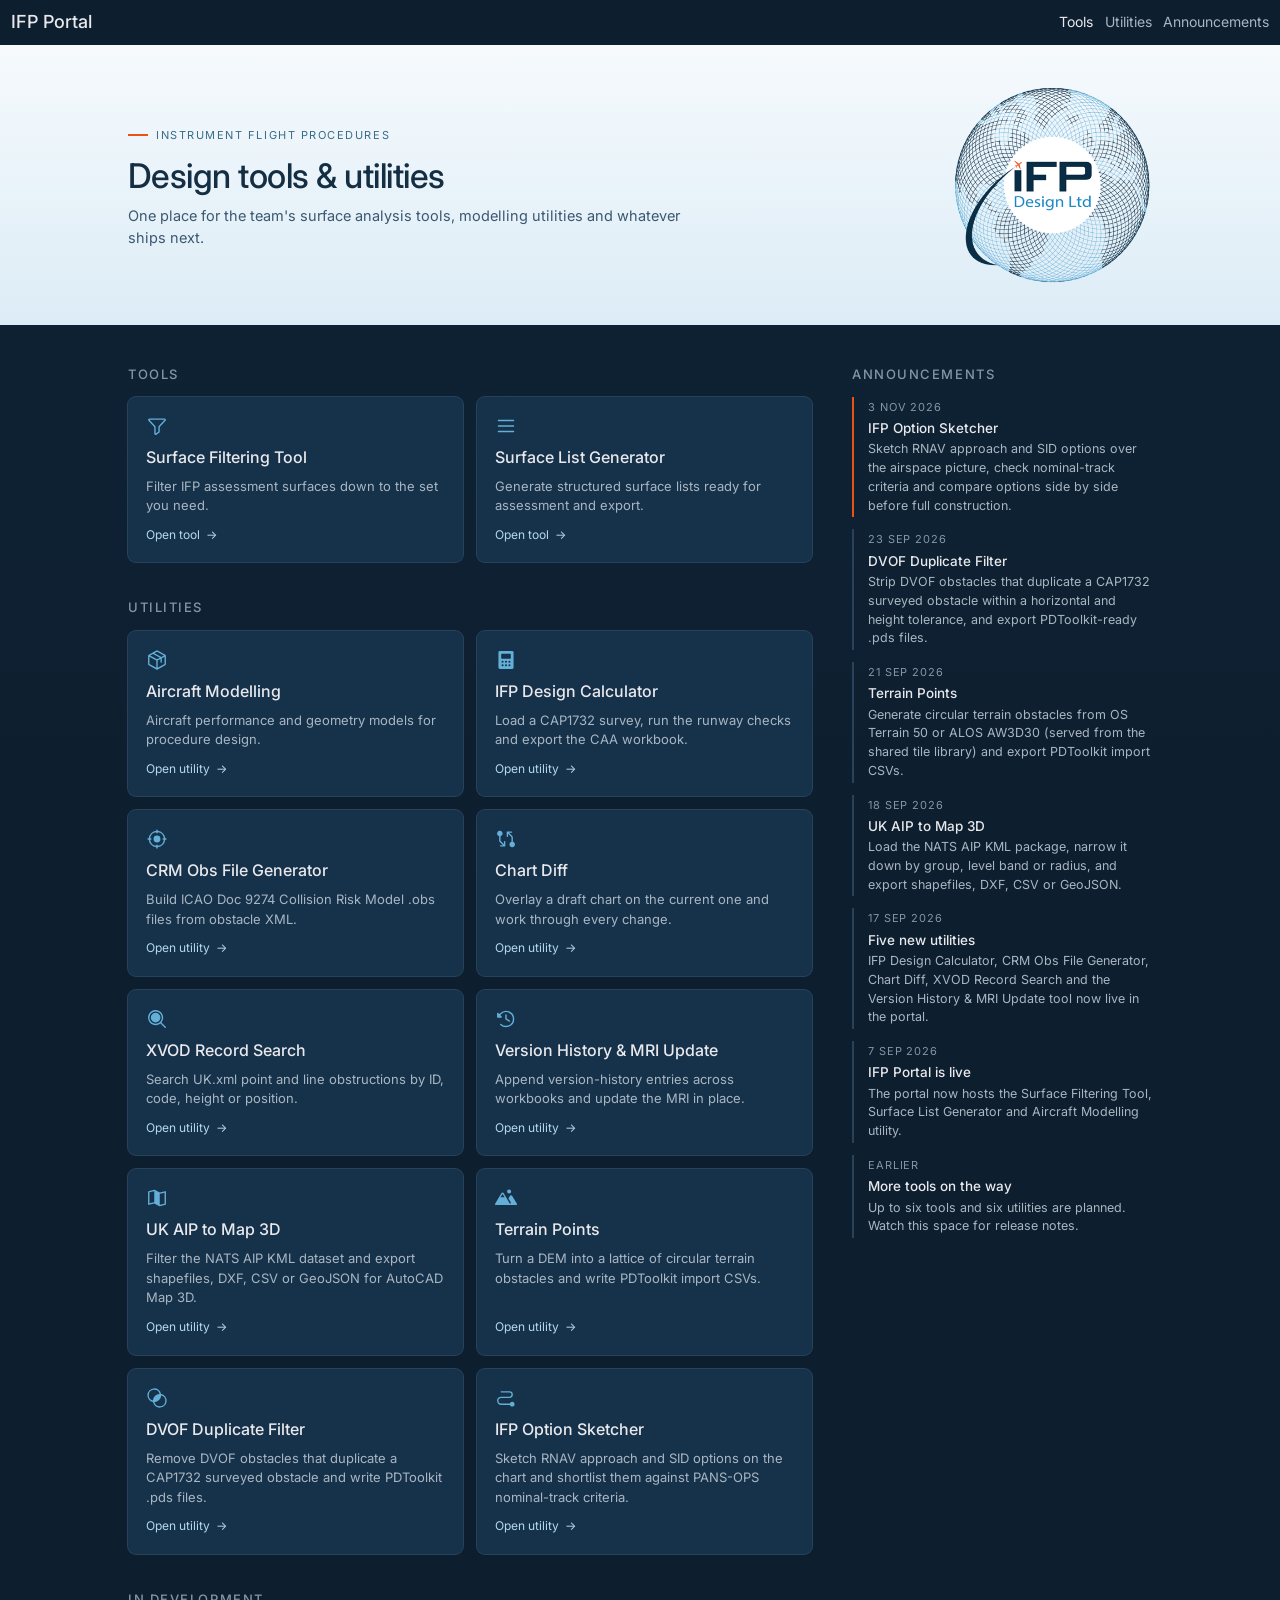
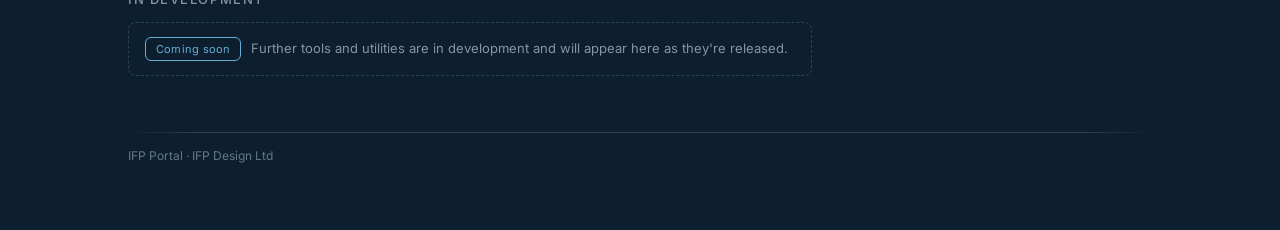
<file: index.html>
<!DOCTYPE html>
<html lang="en">
<head>
<meta charset="UTF-8">
<meta name="viewport" content="width=device-width, initial-scale=1.0">
<title>IFP Portal — IFP Design Ltd</title>
<meta name="description" content="One place for IFP Design Ltd's surface analysis tools and modelling utilities.">
<link rel="icon" href="assets/logo.png">
<link rel="stylesheet" href="styles.css">
<link rel="stylesheet" href="portal.css">
</head>
<body>

<nav class="nav" aria-label="Sections">
  <span class="nav-brand">IFP Portal</span>
  <a href="#tools" aria-current="page">Tools</a>
  <a href="#utilities">Utilities</a>
  <a href="#announcements">Announcements</a>
</nav>

<div class="hero">
  <header class="hero-inner">
    <div class="hero-copy">
      <div class="kicker">Instrument Flight Procedures</div>
      <h1>Design tools &amp; utilities</h1>
      <p>One place for the team's surface analysis tools, modelling utilities and whatever ships next.</p>
    </div>
    <img class="hero-logo" src="assets/logo.png" alt="IFP Design Ltd" width="200" height="200">
  </header>
</div>

<div class="content">
  <div class="layout">
    <main>
      <section id="tools" aria-labelledby="tools-title">
        <h2 class="section-title" id="tools-title">Tools</h2>
        <div class="card-grid">
          <!-- EDIT hrefs to point at each tool's live URL -->
          <a class="card" href="https://ifp-filtering-tool.up.railway.app">
            <svg viewBox="0 0 256 256" aria-hidden="true"><path d="M230.6,49.53A15.81,15.81,0,0,0,216,40H40A16,16,0,0,0,28.19,66.76l.08.09L96,139.17V216a16,16,0,0,0,24.87,13.32l32-21.34A16,16,0,0,0,160,194.66V139.17l67.74-72.32.08-.09A15.8,15.8,0,0,0,230.6,49.53ZM146.18,130.58A8,8,0,0,0,144,136v58.66L112,216V136a8,8,0,0,0-2.16-5.47L40,56H216Z"/></svg>
            <div class="card-name">Surface Filtering Tool</div>
            <p class="card-desc">Filter IFP assessment surfaces down to the set you need.</p>
            <div class="card-open">Open tool <span aria-hidden="true">&#8594;</span></div>
          </a>
          <a class="card" href="https://ifp-surface-list-generator.up.railway.app">
            <svg viewBox="0 0 256 256" aria-hidden="true"><path d="M224,128a8,8,0,0,1-8,8H40a8,8,0,0,1,0-16H216A8,8,0,0,1,224,128ZM40,72H216a8,8,0,0,0,0-16H40a8,8,0,0,0,0,16ZM216,184H40a8,8,0,0,0,0,16H216a8,8,0,0,0,0-16Z"/></svg>
            <div class="card-name">Surface List Generator</div>
            <p class="card-desc">Generate structured surface lists ready for assessment and export.</p>
            <div class="card-open">Open tool <span aria-hidden="true">&#8594;</span></div>
          </a>
        </div>
      </section>

      <section id="utilities" aria-labelledby="utilities-title">
        <h2 class="section-title" id="utilities-title">Utilities</h2>
        <div class="card-grid">
          <a class="card" href="https://trax-international-ltd.github.io/aircraft-tool/">
            <svg viewBox="0 0 256 256" aria-hidden="true"><path d="M223.68,66.15,135.68,18a15.88,15.88,0,0,0-15.36,0l-88,48.17a16,16,0,0,0-8.32,14v95.64a16,16,0,0,0,8.32,14l88,48.17a15.88,15.88,0,0,0,15.36,0l88-48.17a16,16,0,0,0,8.32-14V80.18A16,16,0,0,0,223.68,66.15ZM128,32l80.34,44-29.77,16.3-80.35-44ZM128,120,47.66,76l33.9-18.56,80.34,44ZM40,90l80,43.78v85.79L40,175.82Zm176,85.78h0l-80,43.79V133.82l32-17.51V152a8,8,0,0,0,16,0V107.55L216,90v85.77Z"/></svg>
            <div class="card-name">Aircraft Modelling</div>
            <p class="card-desc">Aircraft performance and geometry models for procedure design.</p>
            <div class="card-open">Open utility <span aria-hidden="true">&#8594;</span></div>
          </a>
          <a class="card" href="utilities/ifp-design-calculator.html">
            <svg viewBox="0 0 256 256" aria-hidden="true"><path d="M200,24H56A16,16,0,0,0,40,40V216a16,16,0,0,0,16,16H200a16,16,0,0,0,16-16V40A16,16,0,0,0,200,24ZM88,200a12,12,0,1,1,12-12A12,12,0,0,1,88,200Zm0-40a12,12,0,1,1,12-12A12,12,0,0,1,88,160Zm40,40a12,12,0,1,1,12-12A12,12,0,0,1,128,200Zm0-40a12,12,0,1,1,12-12A12,12,0,0,1,128,160Zm40,40a12,12,0,1,1,12-12A12,12,0,0,1,168,200Zm0-40a12,12,0,1,1,12-12A12,12,0,0,1,168,160Zm16-56a8,8,0,0,1-8,8H80a8,8,0,0,1-8-8V64a8,8,0,0,1,8-8h96a8,8,0,0,1,8,8Z"/></svg>
            <div class="card-name">IFP Design Calculator</div>
            <p class="card-desc">Load a CAP1732 survey, run the runway checks and export the CAA workbook.</p>
            <div class="card-open">Open utility <span aria-hidden="true">&#8594;</span></div>
          </a>
          <a class="card" href="utilities/crm-obs-generator.html">
            <svg viewBox="0 0 256 256" aria-hidden="true"><path d="M232,120h-8.34A96.14,96.14,0,0,0,136,32.34V24a8,8,0,0,0-16,0v8.34A96.14,96.14,0,0,0,32.34,120H24a8,8,0,0,0,0,16h8.34A96.14,96.14,0,0,0,120,223.66V232a8,8,0,0,0,16,0v-8.34A96.14,96.14,0,0,0,223.66,136H232a8,8,0,0,0,0-16Zm-32,16h7.6A80.15,80.15,0,0,1,136,207.6V200a8,8,0,0,0-16,0v7.6A80.15,80.15,0,0,1,48.4,136H56a8,8,0,0,0,0-16H48.4A80.15,80.15,0,0,1,120,48.4V56a8,8,0,0,0,16,0V48.4A80.15,80.15,0,0,1,207.6,120H200a8,8,0,0,0,0,16Zm-32-8a40,40,0,1,1-40-40A40,40,0,0,1,168,128Z"/></svg>
            <div class="card-name">CRM Obs File Generator</div>
            <p class="card-desc">Build ICAO Doc 9274 Collision Risk Model .obs files from obstacle XML.</p>
            <div class="card-open">Open utility <span aria-hidden="true">&#8594;</span></div>
          </a>
          <a class="card" href="utilities/chart-diff.html">
            <svg viewBox="0 0 256 256" aria-hidden="true"><path d="M118.18,213.08c-.11.14-.24.27-.36.4l-.16.18-.17.15a4.83,4.83,0,0,1-.42.37,3.92,3.92,0,0,1-.32.25l-.3.22-.38.23a2.91,2.91,0,0,1-.3.17l-.37.19-.34.15-.36.13a2.84,2.84,0,0,1-.38.13l-.36.1c-.14,0-.26.07-.4.09l-.42.07-.35.05a7,7,0,0,1-.79,0H64a8,8,0,0,1,0-16H92.69L55,162.34a23.85,23.85,0,0,1-7-17V95a32,32,0,1,1,16,0v50.38A8,8,0,0,0,66.34,151L104,188.69V160a8,8,0,0,1,16,0v48a7,7,0,0,1,0,.8c0,.11,0,.21,0,.32s0,.3-.07.46a2.83,2.83,0,0,1-.09.37c0,.13-.06.26-.1.39s-.08.23-.12.35l-.14.39-.15.31c-.06.13-.12.27-.19.4s-.11.18-.16.28l-.24.39-.21.28ZM208,161V110.63a23.85,23.85,0,0,0-7-17L163.31,56H192a8,8,0,0,0,0-16H143.82l-.6,0c-.14,0-.28,0-.41.06l-.37,0-.43.11-.33.08-.4.14-.34.13-.35.16-.36.18a3.14,3.14,0,0,0-.31.18c-.12.07-.25.14-.36.22a3.55,3.55,0,0,0-.31.23,3.81,3.81,0,0,0-.32.24c-.15.12-.28.24-.42.37l-.17.15-.16.18c-.12.13-.25.26-.36.4l-.26.35-.21.28-.24.39c-.05.1-.11.19-.16.28s-.13.27-.19.4l-.15.31-.14.39c0,.12-.09.23-.12.35s-.07.26-.1.39a2.83,2.83,0,0,0-.09.37c0,.16,0,.31-.07.46s0,.21-.05.32a7,7,0,0,0,0,.8V96a8,8,0,0,0,16,0V67.31L189.66,105a8,8,0,0,1,2.34,5.66V161a32,32,0,1,0,16,0Z"/></svg>
            <div class="card-name">Chart Diff</div>
            <p class="card-desc">Overlay a draft chart on the current one and work through every change.</p>
            <div class="card-open">Open utility <span aria-hidden="true">&#8594;</span></div>
          </a>
          <a class="card" href="utilities/xvod-search.html">
            <svg viewBox="0 0 256 256" aria-hidden="true"><path d="M168,112a56,56,0,1,1-56-56A56,56,0,0,1,168,112Zm61.66,117.66a8,8,0,0,1-11.32,0l-50.06-50.07a88,88,0,1,1,11.32-11.31l50.06,50.06A8,8,0,0,1,229.66,229.66ZM112,184a72,72,0,1,0-72-72A72.08,72.08,0,0,0,112,184Z"/></svg>
            <div class="card-name">XVOD Record Search</div>
            <p class="card-desc">Search UK.xml point and line obstructions by ID, code, height or position.</p>
            <div class="card-open">Open utility <span aria-hidden="true">&#8594;</span></div>
          </a>
          <a class="card" href="utilities/version-update.html">
            <svg viewBox="0 0 256 256" aria-hidden="true"><path d="M224,128A96,96,0,0,1,62.11,197.82a8,8,0,1,1,11-11.64A80,80,0,1,0,71.43,71.43C67.9,75,64.58,78.51,61.35,82L77.66,98.34A8,8,0,0,1,72,112H32a8,8,0,0,1-8-8V64a8,8,0,0,1,13.66-5.66L50,70.7c3.22-3.49,6.54-7,10.06-10.55A96,96,0,0,1,224,128ZM128,72a8,8,0,0,0-8,8v48a8,8,0,0,0,3.88,6.86l40,24a8,8,0,1,0,8.24-13.72L136,123.47V80A8,8,0,0,0,128,72Z"/></svg>
            <div class="card-name">Version History &amp; MRI Update</div>
            <p class="card-desc">Append version-history entries across workbooks and update the MRI in place.</p>
            <div class="card-open">Open utility <span aria-hidden="true">&#8594;</span></div>
          </a>
          <a class="card" href="utilities/uk-aip-to-map3d.html">
            <svg viewBox="0 0 256 256" aria-hidden="true"><path d="M228.92,49.69a8,8,0,0,0-6.86-1.45L160.93,63.52,99.58,32.84a8,8,0,0,0-5.52-.6l-64,16A8,8,0,0,0,24,56V200a8,8,0,0,0,9.94,7.76l61.13-15.28,61.35,30.68A8.15,8.15,0,0,0,160,224a8,8,0,0,0,1.94-.24l64-16A8,8,0,0,0,232,200V56A8,8,0,0,0,228.92,49.69ZM96,176a8,8,0,0,0-1.94.24L40,189.75V62.25L95.07,48.48l.93.46Zm120,17.75-55.07,13.77-.93-.46V80a8,8,0,0,0,1.94-.23L216,66.25Z"/></svg>
            <div class="card-name">UK AIP to Map 3D</div>
            <p class="card-desc">Filter the NATS AIP KML dataset and export shapefiles, DXF, CSV or GeoJSON for AutoCAD Map 3D.</p>
            <div class="card-open">Open utility <span aria-hidden="true">&#8594;</span></div>
          </a>
          <!-- EDIT href to the terrain-points service's Railway domain -->
          <a class="card" href="https://terrain-points.up.railway.app">
            <svg viewBox="0 0 256 256" aria-hidden="true"><path d="M254.88,195.92l-54.56-92.08A15.87,15.87,0,0,0,186.55,96h0a15.85,15.85,0,0,0-13.76,7.84l-15.64,26.39a4,4,0,0,0,0,4.07l26.8,45.47a8.13,8.13,0,0,1-1.89,10.55,8,8,0,0,1-11.8-2.26L101.79,71.88a16,16,0,0,0-27.58,0L1.11,195.94a8,8,0,0,0,1,9.52A8.23,8.23,0,0,0,8.23,208H247.77a8.29,8.29,0,0,0,6.09-2.55A8,8,0,0,0,254.88,195.92ZM64.43,120,88,80l23.57,40ZM140,52a24,24,0,1,1,24,24A24,24,0,0,1,140,52Z"/></svg>
            <div class="card-name">Terrain Points</div>
            <p class="card-desc">Turn a DEM into a lattice of circular terrain obstacles and write PDToolkit import CSVs.</p>
            <div class="card-open">Open utility <span aria-hidden="true">&#8594;</span></div>
          </a>
          <a class="card" href="utilities/dvof-duplicate-filter.html">
            <svg viewBox="0 0 256 256" aria-hidden="true"><path d="M174.63,81.37a80,80,0,1,0-93.26,93.26,80,80,0,1,0,93.26-93.26ZM32,96a64,64,0,0,1,126-16A80.08,80.08,0,0,0,80.05,158,64.11,64.11,0,0,1,32,96ZM160,224A64.11,64.11,0,0,1,98,176,80.08,80.08,0,0,0,176,98,64,64,0,0,1,160,224Z"/></svg>
            <div class="card-name">DVOF Duplicate Filter</div>
            <p class="card-desc">Remove DVOF obstacles that duplicate a CAP1732 surveyed obstacle and write PDToolkit .pds files.</p>
            <div class="card-open">Open utility <span aria-hidden="true">&#8594;</span></div>
          </a>
          <a class="card" href="utilities/ifp-option-sketcher.html">
            <svg viewBox="0 0 256 256" aria-hidden="true"><path d="M228,200a28,28,0,0,1-54.83,8H72a48,48,0,0,1,0-96h96a24,24,0,0,0,0-48H72a8,8,0,0,1,0-16h96a40,40,0,0,1,0,80H72a32,32,0,0,0,0,64H173.17A28,28,0,0,1,228,200Z"/></svg>
            <div class="card-name">IFP Option Sketcher</div>
            <p class="card-desc">Sketch RNAV approach and SID options on the chart and shortlist them against PANS-OPS nominal-track criteria.</p>
            <div class="card-open">Open utility <span aria-hidden="true">&#8594;</span></div>
          </a>
        </div>
      </section>

      <section id="in-development" aria-labelledby="dev-title">
        <h2 class="section-title" id="dev-title">In development</h2>
        <div class="dev-row">
          <span class="tag tag-outline">Coming soon</span>
          <span>Further tools and utilities are in development and will appear here as they're released.</span>
        </div>
      </section>
    </main>

    <aside id="announcements" class="announcements" aria-labelledby="announcements-title">
      <h2 class="section-title" id="announcements-title">Announcements</h2>
      <div class="announcement-list"></div>
    </aside>
  </div>

  <footer class="site-footer">
    <div class="rule"></div>
    <div class="credit">IFP Portal &middot; IFP Design Ltd</div>
  </footer>
</div>

<script src="portal.js"></script>
</body>
</html>
</file>
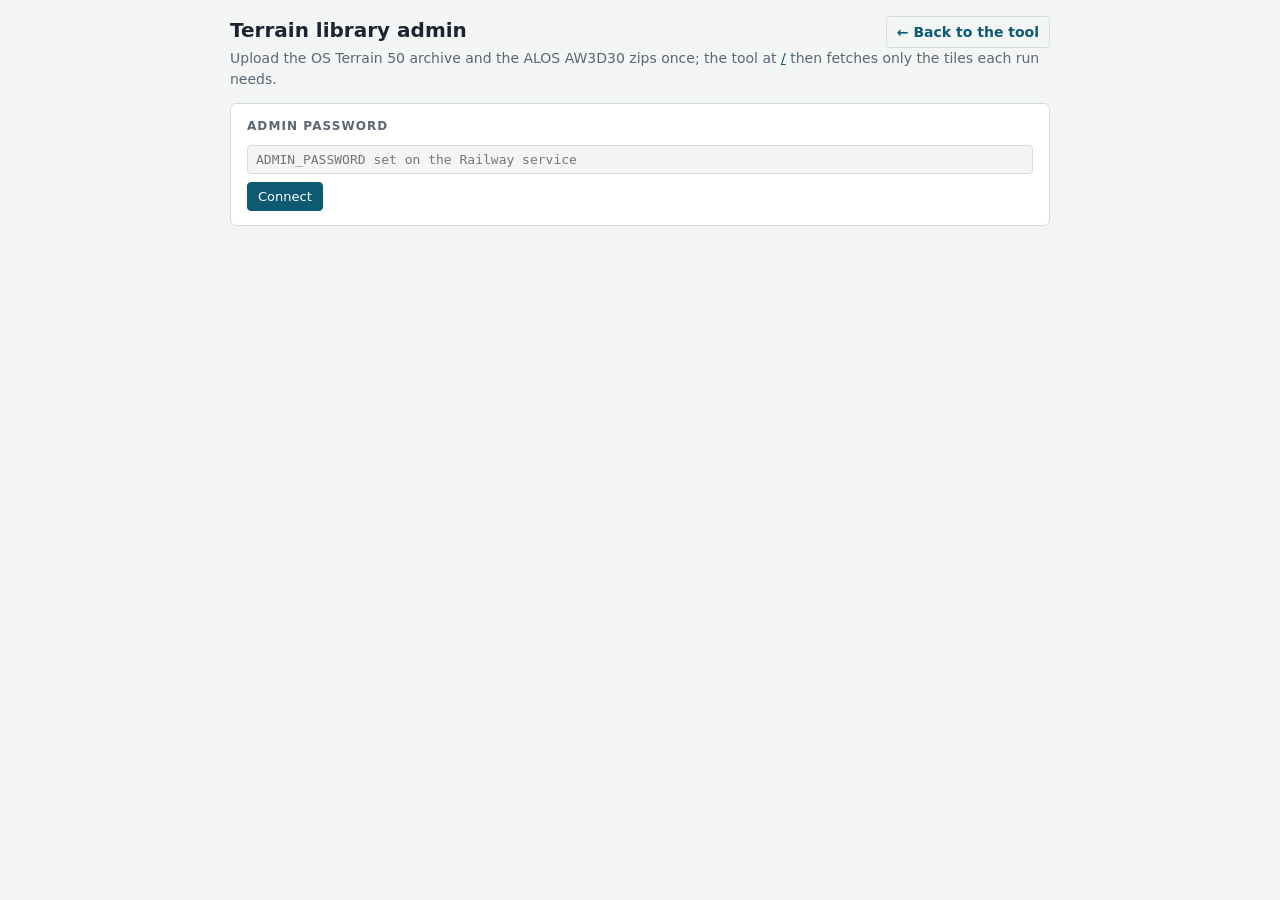
<file: utilities/admin.html>
<!doctype html>
<html lang="en">
<head>
<meta charset="utf-8">
<meta name="viewport" content="width=device-width,initial-scale=1">
<title>Terrain Points – Library admin</title>
<style>
:root{--ground:#F4F6F5;--panel:#fff;--ink:#1B2430;--muted:#5B6773;--line:#D5DCE1;--accent:#0E5A73;--bad:#B23A2F;--ok:#2C7A3F}
@media (prefers-color-scheme:dark){:root{--ground:#12181D;--panel:#1A2128;--ink:#E4EAEE;--muted:#93A1AC;--line:#2C363F;--accent:#5FB3CC;--bad:#E5776C;--ok:#6CC282}}
body{margin:0;background:var(--ground);color:var(--ink);font:14px/1.45 system-ui,sans-serif;padding:16px;max-width:820px;margin-inline:auto}
h1{font-size:20px;margin:0 0 4px}h2{font-size:12px;letter-spacing:.09em;text-transform:uppercase;color:var(--muted);margin:0 0 10px}
p{color:var(--muted);margin:0 0 14px}a{color:var(--accent)}
section{background:var(--panel);border:1px solid var(--line);border-radius:6px;padding:14px 16px;margin-bottom:14px}
input[type=password],input[type=file]{font:13px ui-monospace,monospace;color:var(--ink);background:var(--ground);border:1px solid var(--line);border-radius:4px;padding:6px 8px;width:100%;box-sizing:border-box}
button{font:500 13px system-ui;border:1px solid var(--line);background:var(--panel);color:var(--ink);border-radius:4px;padding:6px 10px;cursor:pointer}
button.primary{background:var(--accent);color:#fff;border-color:var(--accent)}button:disabled{opacity:.5}
.row{display:flex;gap:8px;align-items:center;flex-wrap:wrap;margin-top:8px}
.bar{height:6px;background:var(--line);border-radius:3px;overflow:hidden;flex:1 1 120px}.bar i{display:block;height:100%;width:0;background:var(--accent)}
pre{font:12px ui-monospace,monospace;background:var(--ground);border:1px solid var(--line);border-radius:4px;padding:8px;max-height:280px;overflow:auto;white-space:pre-wrap;margin:8px 0 0}
table{border-collapse:collapse;width:100%;font:12px ui-monospace,monospace}td,th{text-align:left;padding:4px 6px;border-bottom:1px solid var(--line)}
.stat{display:inline-block;margin-right:18px}.stat b{font-size:18px;display:block}
.err{color:var(--bad)}.ok{color:var(--ok)}
</style>
</head>
<body>
<div style="display:flex;align-items:baseline;gap:14px;flex-wrap:wrap"><h1 style="margin:0">Terrain library admin</h1><a href="/" style="margin-left:auto;font-weight:600;text-decoration:none;border:1px solid var(--line);border-radius:4px;padding:5px 10px">← Back to the tool</a></div>
<p>Upload the OS Terrain 50 archive and the ALOS AW3D30 zips once; the tool at <a href="/">/</a> then fetches only the tiles each run needs.</p>

<section>
  <h2>Admin password</h2>
  <input type="password" id="pw" placeholder="ADMIN_PASSWORD set on the Railway service" autocomplete="current-password">
  <div class="row"><button class="primary" id="connect">Connect</button><span id="connMsg"></span></div>
</section>

<section id="lib" hidden>
  <h2>Library</h2>
  <span class="stat"><b id="nOs">0</b>OS Terrain 50 tiles</span><span class="stat"><b id="nAlos">0</b>ALOS tiles</span><span class="stat"><b id="free">–</b>free on volume</span>
  <div class="row"><button id="reindex">Rebuild index</button><span id="updated"></span></div>
</section>

<section id="up" hidden>
  <h2>Upload archives</h2>
  <p>Accepted: <code>terr50_gagg_gb.zip</code> (OS Terrain 50 ASCII grid), ALOS AW3D30 zips (any packaging that contains <code>*_DSM.tif</code>), loose <code>.tif</code> / <code>.asc</code> tiles. Files are sent in 32 MB chunks so large archives survive proxy limits; keep this tab open until each one finishes.</p>
  <input type="file" id="files" multiple>
  <div class="row"><button class="primary" id="send">Upload</button><div class="bar"><i id="bar"></i></div><span id="upMsg"></span></div>
</section>

<section id="inc" hidden>
  <h2>Uploaded, waiting to be ingested</h2>
  <table><thead><tr><th>File</th><th>Size</th><th></th></tr></thead><tbody id="incoming"></tbody></table>
  <div class="row"><button class="primary" id="ingest">Ingest all</button><span id="ingMsg"></span></div>
  <pre id="log" hidden></pre>
</section>

<script>
const $ = id => document.getElementById(id);
let pw = sessionStorage.getItem('tp-admin') || ''; $('pw').value = pw;
const api = (method, url, body, raw) => fetch(url, { method, headers: Object.assign({ 'x-admin-password': pw }, raw ? {} : (body ? { 'content-type': 'application/json' } : {})), body: raw ? body : (body ? JSON.stringify(body) : undefined) }).then(async r => { const j = await r.json().catch(() => ({})); if (!r.ok) throw new Error(j.error || r.statusText); return j; });
const fmtB = b => b == null ? '–' : b > 1e9 ? (b / 1e9).toFixed(2) + ' GB' : (b / 1e6).toFixed(1) + ' MB';
let poll = null;
async function status() {
  const s = await api('GET', '/admin/status');
  $('nOs').textContent = s.index.os.toLocaleString(); $('nAlos').textContent = s.index.alos.toLocaleString(); $('free').textContent = fmtB(s.freeBytes);
  $('updated').textContent = s.index.updated ? 'index updated ' + s.index.updated.replace('T', ' ').slice(0, 19) : '';
  $('incoming').innerHTML = s.incoming.map(f => '<tr><td>' + f.name + (f.partial ? ' <span class="err">(incomplete)</span>' : '') + '</td><td>' + fmtB(f.bytes) + '</td><td><button data-del="' + f.name + '">Delete</button></td></tr>').join('') || '<tr><td colspan="3">Nothing waiting.</td></tr>';
  document.querySelectorAll('[data-del]').forEach(b => b.onclick = async () => { await api('DELETE', '/admin/incoming/' + encodeURIComponent(b.dataset.del)); status(); });
  $('ingest').disabled = s.job.running || !s.incoming.some(f => !f.partial);
  $('ingMsg').textContent = s.job.running ? 'Ingesting…' : '';
  if (s.job.log.length) { $('log').hidden = false; $('log').textContent = s.job.log.join('\n'); $('log').scrollTop = 1e9; }
  if (s.job.running && !poll) poll = setInterval(status, 2000);
  if (!s.job.running && poll) { clearInterval(poll); poll = null; }
}
$('connect').onclick = async () => {
  pw = $('pw').value; sessionStorage.setItem('tp-admin', pw);
  try { await status(); $('connMsg').innerHTML = '<span class="ok">Connected</span>'; ['lib', 'up', 'inc'].forEach(i => $(i).hidden = false); }
  catch (e) { $('connMsg').innerHTML = '<span class="err">' + e.message + '</span>'; }
};
$('reindex').onclick = async () => { await api('POST', '/admin/reindex'); status(); };
$('send').onclick = async () => {
  const files = Array.from($('files').files); if (!files.length) return;
  const CH = 32 * 1024 * 1024; $('send').disabled = true;
  try {
    for (const f of files) {
      const chunks = Math.ceil(f.size / CH);
      for (let i = 0; i < chunks; i++) {
        $('upMsg').textContent = f.name + ' · chunk ' + (i + 1) + '/' + chunks;
        $('bar').style.width = (100 * (i + 1) / chunks).toFixed(1) + '%';
        let ok = false, err;
        for (let attempt = 0; attempt < 3 && !ok; attempt++) {
          try { await api('PUT', '/admin/upload?name=' + encodeURIComponent(f.name) + '&chunk=' + i + '&chunks=' + chunks, f.slice(i * CH, (i + 1) * CH), true); ok = true; }
          catch (e) { err = e; await new Promise(r => setTimeout(r, 1500)); }
        }
        if (!ok) throw err;
      }
    }
    $('upMsg').innerHTML = '<span class="ok">Uploaded. Now press Ingest all.</span>';
  } catch (e) { $('upMsg').innerHTML = '<span class="err">' + e.message + '</span>'; }
  $('send').disabled = false; status();
};
$('ingest').onclick = async () => {
  const s = await api('GET', '/admin/status');
  await api('POST', '/admin/ingest', { names: s.incoming.filter(f => !f.partial).map(f => f.name) });
  status();
};
if (pw) $('connect').click();
</script>
</body>
</html>
</file>
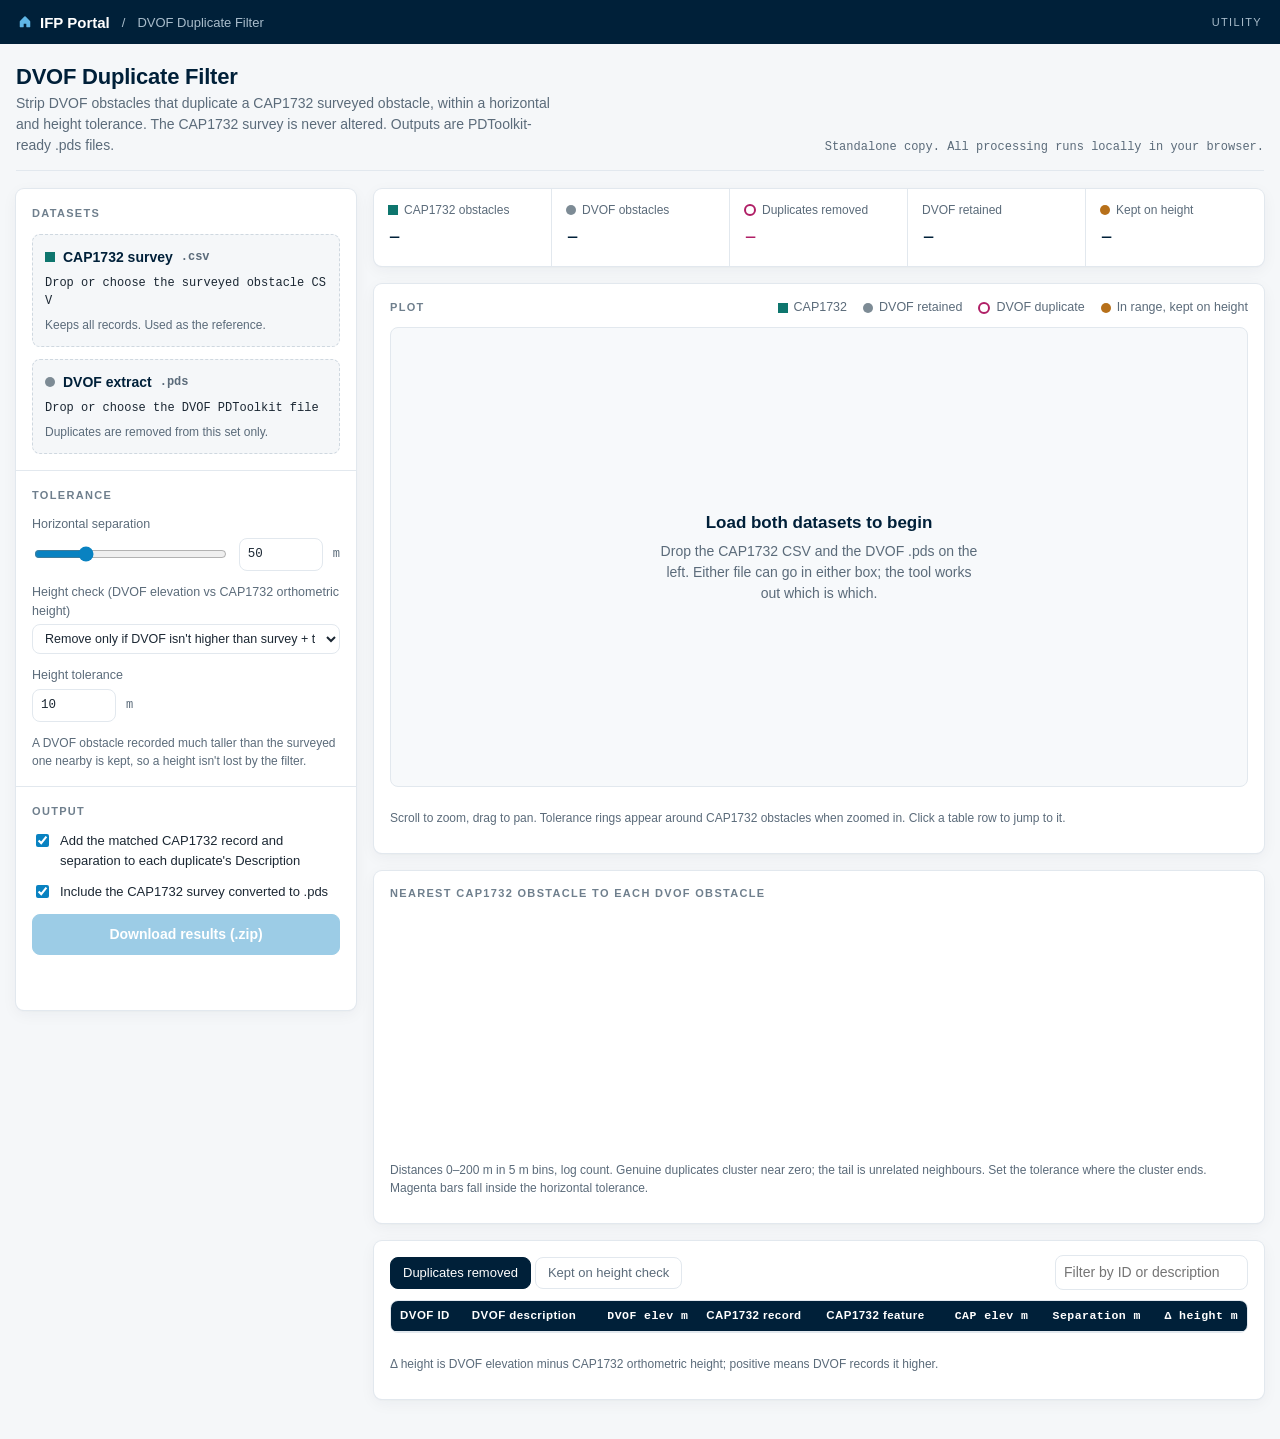
<file: utilities/dvof-duplicate-filter.html>
<!doctype html>
<html lang="en">
<head>
<meta charset="utf-8">
<meta name="viewport" content="width=device-width, initial-scale=1">
<meta name="theme-color" content="#002039">
<title>DVOF Duplicate Filter</title>
<style>

/* ---- IFP house theme (mirrors the shared stylesheet of the Surface Filtering Tool / Surface List Generator) ---- */
:root{
  --ifp-bg:#f5f7f9; --ifp-surface:#ffffff; --ifp-surface-2:#f7f9fb; --ifp-field:#ffffff;
  --ifp-text:#1b2733; --ifp-navy:#002039;
  --ifp-n400:#5b6b7a; --ifp-n500:#6f7f8d; --ifp-n600:#8a98a5; --ifp-n800:#e2e8ee; --ifp-n900:#eef2f5;
  --ifp-line:#cfd8e0;
  --ifp-accent:#0982C1; --ifp-accent-300:#0982C1; --ifp-accent-400:#076ca1; --ifp-accent-600:#0982C1; --ifp-accent-700:#0982C1; --ifp-accent-800:#e6f2f9; --ifp-accent-900:#eaf1f6;
  --ifp-orange:#0982C1;
  --ifp-ok:#1d7a46; --ifp-ok-bg:#e7f3ec; --ifp-warn:#9a6700; --ifp-warn-bg:#fbf3dc; --ifp-err:#b3261e; --ifp-err-bg:#fbe9e7;
  --ifp-divider:rgba(27,39,51,.12);
  --ifp-card:0 0 0 1px #e2e8ee,0 1px 2px rgba(0,32,57,.06),0 4px 16px rgba(0,32,57,.05);
  --ifp-card-hover:0 0 0 1px #0982C1,0 2px 4px rgba(0,32,57,.08),0 10px 28px rgba(0,32,57,.10);
  --ifp-bar-bg:#002039; --ifp-bar-text:#ffffff; --ifp-bar-muted:#a8bccb; --ifp-bar-line:rgba(255,255,255,.14);
  --ifp-font:-apple-system,BlinkMacSystemFont,"Segoe UI",Roboto,Helvetica,Arial,sans-serif;
  --ifp-mono:ui-monospace,"SF Mono","Cascadia Mono",Consolas,"Liberation Mono",monospace;
}
.ifp-bar{display:flex;align-items:center;gap:12px;height:44px;flex:0 0 auto;padding:0 18px;
  background:var(--ifp-bar-bg);color:var(--ifp-bar-text);font-family:var(--ifp-font);font-size:13px;line-height:1;position:relative;z-index:30}
.ifp-bar a.ifp-home{display:inline-flex;align-items:center;gap:8px;color:var(--ifp-bar-text);text-decoration:none;font-weight:600;font-size:15px}
.ifp-bar a.ifp-home svg{width:14px;height:14px;fill:#5fb6e6}
.ifp-bar a.ifp-home:hover{color:#8fd0f3}
.ifp-bar .ifp-sep{color:var(--ifp-bar-muted)}
.ifp-bar .ifp-here{color:var(--ifp-bar-muted)}
.ifp-bar .ifp-kind{margin-left:auto;font-size:11px;letter-spacing:.12em;text-transform:uppercase;color:var(--ifp-bar-muted)}
:focus-visible{outline:2px solid var(--ifp-accent);outline-offset:2px}


:root{
  --ground:var(--ifp-bg); --surface:var(--ifp-surface); --sunk:var(--ifp-surface-2); --ink:var(--ifp-text); --muted:var(--ifp-n400); --line:var(--ifp-n800);
  --cap:#0E766E; --dvof:#7D8B95; --dup:#B01F66; --near:#B7701A; --focus:var(--ifp-accent);
  --dup-soft:rgba(176,31,102,.10); --cap-soft:rgba(14,118,110,.10);
  --f-head:var(--ifp-font);
  --f-body:var(--ifp-font);
  --f-mono:var(--ifp-mono);
}
*{box-sizing:border-box}
[hidden]{display:none!important}
body{margin:0;background:var(--ground);color:var(--ink);font:14px/1.5 var(--f-body);padding-inline:16px;padding-block:0 40px}
.ifp-bar{margin-bottom:20px}
.wrap{max-width:1360px;margin:0 auto;display:flex;flex-direction:column;gap:18px}
h1,h2,h3{font-family:var(--f-head);font-weight:600;margin:0;text-wrap:balance}
h1{font-size:22px;line-height:1.15;letter-spacing:-.01em;color:var(--ifp-navy)}
h2{font-size:11px;text-transform:uppercase;letter-spacing:.12em;color:var(--ifp-n500);font-weight:600}
.mono{font-family:var(--f-mono);font-variant-numeric:tabular-nums}
header.top{display:flex;flex-wrap:wrap;align-items:flex-end;justify-content:space-between;gap:8px 24px;border-bottom:1px solid var(--line);padding-bottom:14px}
header.top p{margin:4px 0 0;color:var(--muted);max-width:70ch}
.tag{font-family:var(--f-mono);font-size:12px;color:var(--muted)}
.grid{display:grid;grid-template-columns:340px minmax(0,1fr);gap:18px;align-items:start}
@media (max-width:900px){.grid{grid-template-columns:1fr}}
.panel{background:var(--surface);border:0;box-shadow:var(--ifp-card);border-radius:8px}
.side{display:flex;flex-direction:column}
.side section{padding:16px;display:flex;flex-direction:column;gap:12px}
.side section + section{border-top:1px solid var(--line)}
/* file slots */
.slot{border:1px dashed var(--ifp-line);border-radius:8px;padding:12px;display:flex;flex-direction:column;gap:6px;cursor:pointer;background:var(--ground);transition:border-color .15s,background .15s}
.slot:hover,.slot.over{border-color:var(--ifp-accent);background:var(--ifp-accent-800)}
.slot:focus-within{outline:2px solid var(--focus);outline-offset:2px}
.slot.loaded{border-style:solid;border-color:var(--ifp-line);background:var(--surface)}
.slot .kind{display:flex;align-items:center;gap:8px;font-family:var(--f-head);font-weight:600;font-size:14px;color:var(--ifp-navy)}
.swatch{width:10px;height:10px;flex:none}
.swatch.cap{background:var(--cap)}
.swatch.dvof{background:var(--dvof);border-radius:50%}
.swatch.dup{border:2px solid var(--dup);border-radius:50%;width:12px;height:12px}
.swatch.near{background:var(--near);border-radius:50%}
.slot .fname{font-family:var(--f-mono);font-size:12px;word-break:break-all}
.slot .meta{font-size:12px;color:var(--muted)}
.slot .err{font-size:12px;color:var(--ifp-err)}
.slot input{position:absolute;width:1px;height:1px;opacity:0}
label.f{display:flex;flex-direction:column;gap:4px;font-size:12.5px;color:var(--muted)}
.row{display:flex;gap:10px;align-items:center}
input[type=number],select,input[type=search]{font:inherit;color:var(--ink);background:var(--ifp-field);border:1px solid var(--line);border-radius:8px;padding:6px 8px;min-width:0}
input[type=number]:hover,select:hover,input[type=search]:hover{border-color:var(--ifp-line)}
input[type=number]{width:84px;font-family:var(--f-mono)}
input[type=range]{flex:1;accent-color:var(--ifp-accent);min-width:0}
select{width:100%}
input:focus-visible,select:focus-visible,button:focus-visible{outline:2px solid var(--focus);outline-offset:1px}
.unit{font-family:var(--f-mono);font-size:12px;color:var(--muted)}
.check{display:flex;gap:8px;align-items:flex-start;font-size:13px;color:var(--ink)}
.check input{margin-top:3px;accent-color:var(--ifp-accent)}
.hint{font-size:12px;color:var(--muted);margin:0}
button{font:inherit;cursor:pointer}
.btn{background:var(--ifp-accent);color:#fff;border:1px solid var(--ifp-accent);border-radius:8px;padding:9px 14px;font-weight:600;font-family:var(--f-head);font-size:14px}
.btn:hover{background:var(--ifp-accent-400);border-color:var(--ifp-accent-400)}
.btn:disabled{opacity:.4;cursor:not-allowed}
.btn.ghost{background:transparent;color:var(--ifp-navy);border:1px solid var(--ifp-line);font-size:13px;font-weight:500;padding:6px 12px}
.btn.ghost:hover{background:transparent;border-color:var(--ifp-accent);color:var(--ifp-accent)}
.files{list-style:none;margin:0;padding:0;font-family:var(--f-mono);font-size:11.5px;color:var(--muted);display:flex;flex-direction:column;gap:3px}
.files li{word-break:break-all}
.files a{color:var(--ifp-accent)}
.status{font-size:12.5px;min-height:1.2em;margin:0}
.status.bad{color:var(--ifp-err)}
/* results */
.main{display:flex;flex-direction:column;gap:18px;min-width:0}
.stats{display:grid;grid-template-columns:repeat(5,minmax(0,1fr));gap:0;padding:0}
@media (max-width:700px){.stats{grid-template-columns:repeat(2,minmax(0,1fr))}}
.stat{padding:12px 14px;display:flex;flex-direction:column;gap:2px;border-right:1px solid var(--line)}
.stat:last-child{border-right:0}
@media (max-width:700px){.stat{border-bottom:1px solid var(--line)}}
.stat .k{font-size:12px;color:var(--muted);display:flex;align-items:center;gap:6px}
.stat .v{font-family:var(--f-mono);font-size:22px;font-weight:500;color:var(--ifp-navy);font-variant-numeric:tabular-nums}
.stat.hl .v{color:var(--dup)}
.card{padding:14px 16px;display:flex;flex-direction:column;gap:10px;min-width:0}
.card-head{display:flex;flex-wrap:wrap;justify-content:space-between;align-items:center;gap:8px}
.mapbox{position:relative;height:460px;border:1px solid var(--line);border-radius:8px;overflow:hidden;background:var(--sunk);touch-action:none}
@media (max-width:600px){.mapbox{height:340px}}
canvas#map{width:100%;height:100%;display:block;cursor:grab}
canvas#map.drag{cursor:grabbing}
.empty{position:absolute;inset:0;display:flex;align-items:center;justify-content:center;text-align:center;padding:24px;color:var(--muted);pointer-events:none}
.empty div{max-width:42ch}
.empty strong{display:block;font-family:var(--f-head);font-size:17px;font-weight:600;color:var(--ifp-navy);margin-bottom:6px}
.mapctl{position:absolute;right:10px;top:10px;display:flex;flex-direction:column;gap:4px}
.mapctl button{width:30px;height:30px;border:0;background:var(--surface);color:var(--ifp-navy);border-radius:8px;font-family:var(--f-mono);font-size:15px;line-height:1;box-shadow:var(--ifp-card)}
.mapctl button:hover{color:var(--ifp-accent)}
.tip{position:absolute;pointer-events:none;background:var(--surface);border:0;border-radius:8px;padding:7px 9px;font-size:12px;max-width:280px;box-shadow:0 0 0 1px var(--ifp-n800),0 6px 18px rgba(0,32,57,.14);z-index:2}
.tip b{font-family:var(--f-head);font-weight:600}
.tip .mono{font-size:11.5px;color:var(--muted)}
.legend{display:flex;flex-wrap:wrap;gap:6px 16px;font-size:12.5px;color:var(--muted)}
.legend span{display:inline-flex;align-items:center;gap:6px}
.two{display:grid;grid-template-columns:minmax(0,1fr);gap:18px}
svg#hist{width:100%;height:auto;display:block}
svg#hist text{font-family:var(--f-mono);font-size:10px;fill:var(--muted)}
/* table */
.tabs{display:flex;gap:4px;flex-wrap:wrap}
.tabs button{border:1px solid var(--line);background:transparent;color:var(--muted);border-radius:8px;padding:5px 12px;font-size:13px}
.tabs button:hover{border-color:var(--ifp-accent);color:var(--ifp-accent)}
.tabs button[aria-selected=true]{background:var(--ifp-navy);color:#fff;border-color:var(--ifp-navy)}
.tablewrap{overflow-x:auto;max-height:440px;overflow-y:auto;border:1px solid var(--line);border-radius:8px}
table{border-collapse:collapse;width:100%;font-size:12.5px}
th,td{padding:6px 9px;text-align:left;border-bottom:1px solid var(--line);white-space:nowrap}
th{position:sticky;top:0;background:var(--ifp-navy);color:#fff;font-weight:600;font-size:11.5px;letter-spacing:.04em;z-index:1}
td.num,th.num{text-align:right;font-family:var(--f-mono);font-variant-numeric:tabular-nums}
td.desc{white-space:normal;min-width:180px;max-width:280px}
tbody tr{cursor:pointer}
tbody tr:hover{background:var(--dup-soft)}
.pill{display:inline-block;font-family:var(--f-mono);font-size:11px;padding:1px 6px;border-radius:4px}
.pill.up{background:var(--dup-soft);color:var(--dup)}
.foot{font-size:12px;color:var(--muted)}
@media (prefers-reduced-motion:reduce){*{transition:none!important}}
</style>
</head>
<body>
<div class="ifp-bar" style="margin-inline:-16px">
  <a class="ifp-home" href="../index.html"><svg viewBox="0 0 256 256" aria-hidden="true"><path d="M224,120v96a8,8,0,0,1-8,8H160a8,8,0,0,1-8-8V164a4,4,0,0,0-4-4H108a4,4,0,0,0-4,4v52a8,8,0,0,1-8,8H40a8,8,0,0,1-8-8V120a16,16,0,0,1,4.69-11.31l80-80a16,16,0,0,1,22.62,0l80,80A16,16,0,0,1,224,120Z"/></svg>IFP Portal</a>
  <span class="ifp-sep">/</span>
  <span class="ifp-here">DVOF Duplicate Filter</span>
  <span class="ifp-kind">Utility</span>
</div>


<div class="wrap">
  <header class="top">
    <div>
      <h1>DVOF Duplicate Filter</h1>
      <p>Strip DVOF obstacles that duplicate a CAP1732 surveyed obstacle, within a horizontal and height tolerance. The CAP1732 survey is never altered. Outputs are PDToolkit-ready .pds files.</p>
    </div>
    <span class="tag" id="modeTag">All processing runs in your browser. No data leaves this page.</span>
  </header>

  <div class="grid">
    <aside class="panel side">
      <section>
        <h2>Datasets</h2>
        <label class="slot" id="slotCap" for="fileCap">
          <span class="kind"><span class="swatch cap"></span>CAP1732 survey <span class="unit">.csv</span></span>
          <span class="fname" id="capName">Drop or choose the surveyed obstacle CSV</span>
          <span class="meta" id="capMeta">Keeps all records. Used as the reference.</span>
          <span class="err" id="capErr" hidden></span>
          <input type="file" id="fileCap" accept=".csv,.txt">
        </label>
        <label class="slot" id="slotDvof" for="fileDvof">
          <span class="kind"><span class="swatch dvof"></span>DVOF extract <span class="unit">.pds</span></span>
          <span class="fname" id="dvofName">Drop or choose the DVOF PDToolkit file</span>
          <span class="meta" id="dvofMeta">Duplicates are removed from this set only.</span>
          <span class="err" id="dvofErr" hidden></span>
          <input type="file" id="fileDvof" accept=".pds,.txt">
        </label>
      </section>

      <section>
        <h2>Tolerance</h2>
        <label class="f" for="hTol">Horizontal separation
          <span class="row"><input type="range" id="hRange" min="0" max="200" step="1" value="50" aria-label="Horizontal tolerance slider"><input type="number" id="hTol" min="0" max="2000" step="0.5" value="50"><span class="unit">m</span></span>
        </label>
        <label class="f" for="vMode">Height check (DVOF elevation vs CAP1732 orthometric height)
          <select id="vMode">
            <option value="upper" selected>Remove only if DVOF isn't higher than survey + tolerance</option>
            <option value="abs">Remove only if height difference is within ± tolerance</option>
            <option value="off">Off. Horizontal distance only</option>
          </select>
        </label>
        <label class="f" for="vTol" id="vTolWrap">Height tolerance
          <span class="row"><input type="number" id="vTol" min="0" max="500" step="0.5" value="10"><span class="unit">m</span></span>
        </label>
        <p class="hint" id="vHint">A DVOF obstacle recorded much taller than the surveyed one nearby is kept, so a height isn't lost by the filter.</p>
      </section>

      <section>
        <h2>Output</h2>
        <label class="check" for="optTag"><input type="checkbox" id="optTag" checked><span>Add the matched CAP1732 record and separation to each duplicate's Description</span></label>
        <label class="check" for="optCap"><input type="checkbox" id="optCap" checked><span>Include the CAP1732 survey converted to .pds</span></label>
        <button class="btn" id="btnZip" disabled>Download results (.zip)</button>
        <ul class="files" id="fileList"></ul>
        <p class="status" id="status" role="status"></p>
      </section>
    </aside>

    <main class="main">
      <div class="panel stats" aria-label="Summary">
        <div class="stat"><span class="k"><span class="swatch cap"></span>CAP1732 obstacles</span><span class="v" id="sCap">–</span></div>
        <div class="stat"><span class="k"><span class="swatch dvof"></span>DVOF obstacles</span><span class="v" id="sDvof">–</span></div>
        <div class="stat hl"><span class="k"><span class="swatch dup"></span>Duplicates removed</span><span class="v" id="sDup">–</span></div>
        <div class="stat"><span class="k">DVOF retained</span><span class="v" id="sKeep">–</span></div>
        <div class="stat"><span class="k"><span class="swatch near"></span>Kept on height</span><span class="v" id="sNear">–</span></div>
      </div>

      <div class="panel card">
        <div class="card-head">
          <h2>Plot</h2>
          <div class="legend">
            <span><span class="swatch cap"></span>CAP1732</span>
            <span><span class="swatch dvof"></span>DVOF retained</span>
            <span><span class="swatch dup"></span>DVOF duplicate</span>
            <span><span class="swatch near"></span>In range, kept on height</span>
          </div>
        </div>
        <div class="mapbox" id="mapbox">
          <canvas id="map" aria-label="Plot of CAP1732 and DVOF obstacles"></canvas>
          <div class="empty" id="mapEmpty"><div><strong>Load both datasets to begin</strong>Drop the CAP1732 CSV and the DVOF .pds on the left. Either file can go in either box; the tool works out which is which.</div></div>
          <div class="mapctl" id="mapctl" hidden>
            <button id="zIn" aria-label="Zoom in">+</button>
            <button id="zOut" aria-label="Zoom out">−</button>
            <button id="zFit" aria-label="Fit to survey" title="Fit to survey">⤢</button>
          </div>
          <div class="tip" id="tip" hidden></div>
        </div>
        <p class="foot">Scroll to zoom, drag to pan. Tolerance rings appear around CAP1732 obstacles when zoomed in. Click a table row to jump to it.</p>
      </div>

      <div class="panel card">
        <div class="card-head"><h2>Nearest CAP1732 obstacle to each DVOF obstacle</h2><span class="tag" id="histNote"></span></div>
        <svg id="hist" viewBox="0 0 640 170" role="img" aria-label="Histogram of separation distances"></svg>
        <p class="foot">Distances 0–200 m in 5 m bins, log count. Genuine duplicates cluster near zero; the tail is unrelated neighbours. Set the tolerance where the cluster ends. Magenta bars fall inside the horizontal tolerance.</p>
      </div>

      <div class="panel card">
        <div class="card-head">
          <div class="tabs" role="tablist">
            <button role="tab" id="tabDup" aria-selected="true">Duplicates removed</button>
            <button role="tab" id="tabNear" aria-selected="false">Kept on height check</button>
          </div>
          <input type="search" id="q" placeholder="Filter by ID or description" aria-label="Filter table">
        </div>
        <div class="tablewrap">
          <table>
            <thead><tr>
              <th>DVOF ID</th><th>DVOF description</th><th class="num">DVOF elev m</th>
              <th>CAP1732 record</th><th>CAP1732 feature</th><th class="num">CAP elev m</th>
              <th class="num">Separation m</th><th class="num">Δ height m</th>
            </tr></thead>
            <tbody id="tbody"></tbody>
          </table>
        </div>
        <p class="foot" id="tableFoot">Δ height is DVOF elevation minus CAP1732 orthometric height; positive means DVOF records it higher.</p>
      </div>
    </main>
  </div>
</div>

<script>
(() => {
'use strict';
const $ = id => document.getElementById(id);
const R = 6371008.8, RAD = Math.PI / 180;
const S = { cap: null, dvof: null, res: null, nearest: null, tab: 'dup', proj: null, view: null };

/* ---------- parsing helpers ---------- */
function csvLine(s) {
  const out = []; let cur = '', q = false;
  for (let i = 0; i < s.length; i++) {
    const c = s[i];
    if (q) { if (c === '"') { if (s[i + 1] === '"') { cur += '"'; i++; } else q = false; } else cur += c; }
    else if (c === '"') q = true;
    else if (c === ',') { out.push(cur); cur = ''; }
    else cur += c;
  }
  out.push(cur); return out;
}
// Packed DMS like 555212.1235N / 0042530.1860W, or decimal degrees
function parsePacked(s) {
  s = String(s || '').trim().toUpperCase(); if (!s) return NaN;
  const m = s.match(/^([NSEW])?\s*([+-]?[0-9]+(?:\.[0-9]*)?)\s*([NSEW])?$/); if (!m) return NaN;
  const hem = m[1] || m[3] || ''; let num = m[2]; let neg = num.startsWith('-'); num = num.replace(/^[+-]/, '');
  const [ip, fp = ''] = num.split('.'); let v;
  if (ip.length >= 5) { const d = +ip.slice(0, -4), mi = +ip.slice(-4, -2), se = +(ip.slice(-2) + '.' + (fp || '0')); if (mi >= 60 || se >= 60) return NaN; v = d + mi / 60 + se / 3600; }
  else v = parseFloat(num);
  if (hem === 'S' || hem === 'W') neg = true;
  return neg ? -v : v;
}
// PDToolkit "55:25:5.2300" / "-5:-37:-43.6500"
function parseColonDms(s) {
  const p = String(s).trim().split(':'); if (p.length !== 3) return parseFloat(s);
  const neg = p.some(x => x.trim().startsWith('-'));
  const v = Math.abs(parseFloat(p[0])) + Math.abs(parseFloat(p[1])) / 60 + Math.abs(parseFloat(p[2])) / 3600;
  return neg ? -v : v;
}
function fmtColonDms(v) {
  const neg = v < 0; let a = Math.abs(v);
  let d = Math.floor(a), mf = (a - d) * 60, m = Math.floor(mf), s = (mf - m) * 60;
  s = Math.round(s * 10000) / 10000;
  if (s >= 60) { s -= 60; m++; } if (m >= 60) { m -= 60; d++; }
  const sg = x => (neg && x !== 0 ? '-' : '');
  return `${sg(d)}${d}:${sg(m)}${m}:${sg(s)}${s.toFixed(4)}`;
}
function parseLen(s) { // "63.7032m" | "209ft" | "63.7"
  const m = String(s || '').trim().match(/^([+-]?[0-9.eE+-]+)\s*(m|ft)?$/i); if (!m) return NaN;
  const v = parseFloat(m[1]); return (m[2] && m[2].toLowerCase() === 'ft') ? v * 0.3048 : v;
}

function parseCap(text) {
  const lines = text.split(/\r?\n/); const meta = {}; let hi = -1;
  for (let i = 0; i < Math.min(lines.length, 200); i++) {
    const cells = csvLine(lines[i]); const up = cells.map(c => c.trim().toUpperCase());
    if (up.includes('LATITUDE') && up.includes('LONGITUDE')) { hi = i; break; }
    const m = (cells[0] || '').match(/^\s*([A-Za-z0-9 ]+?)\s*:\s*(.*)$/); if (m) meta[m[1]] = m[2].trim();
  }
  if (hi < 0) throw new Error('No column header row found. The CSV needs LATITUDE and LONGITUDE columns.');
  const H = csvLine(lines[hi]).map(c => c.trim().toUpperCase()); const c = n => H.indexOf(n);
  const ix = { lat: c('LATITUDE'), lon: c('LONGITUDE'), orth: c('ORTHOMETRIC HEIGHT (M)'), orthFt: c('ORTHOMETRIC HEIGHT (FT)'),
    type: c('TYPE OF FEATURE'), ident: c('IDENTIFICATION'), rid: c('RECORD IDENTIFIER'), lit: c('LIT OR UNLIT'),
    hacc: c('HORIZONTAL ACCURACY (M)'), date: c('SURVEY DATE'), agl: c('HEIGHT ABOVE GROUND LEVEL (M)'), site: c('SITE NAME') };
  if (ix.orth < 0 && ix.orthFt < 0) throw new Error('No ORTHOMETRIC HEIGHT (M) column found.');
  const recs = []; let skipped = 0;
  for (let i = hi + 1; i < lines.length; i++) {
    if (!lines[i].trim()) continue;
    const f = csvLine(lines[i]); const g = k => ix[k] >= 0 ? (f[ix[k]] || '').trim() : '';
    const lat = parsePacked(g('lat')), lon = parsePacked(g('lon'));
    let el = parseFloat(g('orth')); if (!isFinite(el) && ix.orthFt >= 0) el = parseFloat(g('orthFt')) * 0.3048;
    if (!isFinite(lat) || !isFinite(lon) || Math.abs(lat) > 90 || Math.abs(lon) > 180 || !isFinite(el)) { skipped++; continue; }
    recs.push({ i: recs.length, lat, lon, el, type: g('type'), ident: g('ident'), rid: g('rid') || String(recs.length + 1),
      lit: g('lit'), hacc: parseFloat(g('hacc')), date: g('date'), agl: parseFloat(g('agl')), site: g('site') });
  }
  if (!recs.length) throw new Error('No obstacle rows with valid coordinates and heights.');
  const ad = meta.AerodromeIdent || (recs[0].site) || 'CAP1732';
  return { recs, meta, skipped, ad };
}

function parsePds(text) {
  const eol = text.includes('\r\n') ? '\r\n' : '\n';
  const endsEol = /\r?\n$/.test(text);
  const lines = text.replace(/\r?\n$/, '').split(/\r?\n/);
  if (!lines.some(l => l.startsWith('pdtInputObstacle'))) throw new Error('No pdtInputObstacle records found. Is this a PDToolkit .pds file?');
  const chunks = []; let cur = [];
  for (const ln of lines) { if (ln.trim() === 'draw') { chunks.push(cur); cur = []; } else cur.push(ln); }
  const trailer = cur.some(l => l.trim()) ? cur : [];
  let header = [];
  if (chunks.length) {
    const first = chunks[0]; const k = first.findIndex(l => l.split('\t')[1] === 'Obstacle ID');
    if (k > 0) { header = first.slice(0, k); chunks[0] = first.slice(k); }
    else if (k < 0 && first[0] && !first[0].includes('\t')) { header = [first[0]]; chunks[0] = first.slice(1); }
  }
  const recs = []; let unparsed = 0;
  for (const ch of chunks) {
    if (!ch.length) continue;
    const r = { i: recs.length, lines: ch, id: '', uid: '', desc: '', el: NaN, lat: NaN, lon: NaN };
    for (const ln of ch) {
      const f = ln.split('\t'); if (f.length < 3) continue; const key = f[1], val = f.slice(2).join('\t');
      if (key === 'Obstacle ID') r.id = val; else if (key === 'Unique ID') r.uid = val; else if (key === 'Description') r.desc = val;
      else if (key === 'Elevation') r.el = parseLen(val);
      else if (key === 'Position') { const [a, b] = val.split(','); r.lat = parseColonDms(a); r.lon = parseColonDms(b); }
    }
    if (!isFinite(r.lat) || !isFinite(r.lon)) unparsed++;
    recs.push(r);
  }
  return { recs, header, trailer, eol, endsEol, unparsed };
}

/* ---------- matching ---------- */
function makeIndex(pts, cell, lat0) {
  const dLat = cell / (R * RAD), dLon = cell / (R * RAD * Math.cos(lat0 * RAD)); const map = new Map();
  for (const p of pts) { const k = Math.floor(p.lat / dLat) + ',' + Math.floor(p.lon / dLon); let a = map.get(k); if (!a) map.set(k, a = []); a.push(p); }
  return { map, dLat, dLon };
}
function around(ix, lat, lon) {
  const i = Math.floor(lat / ix.dLat), j = Math.floor(lon / ix.dLon); const out = [];
  for (let a = -1; a <= 1; a++) for (let b = -1; b <= 1; b++) { const v = ix.map.get((i + a) + ',' + (j + b)); if (v) for (const p of v) out.push(p); }
  return out;
}
function dist(a, b) {
  const x = (b.lon - a.lon) * RAD * Math.cos((a.lat + b.lat) / 2 * RAD), y = (b.lat - a.lat) * RAD;
  return R * Math.hypot(x, y);
}
function capLat0() { const r = S.cap.recs; return r.reduce((s, p) => s + p.lat, 0) / r.length; }

function computeNearest() { // nearest CAP within 200 m, for the histogram
  const lat0 = capLat0(); const ix = makeIndex(S.cap.recs, 200, lat0); const out = [];
  for (const d of S.dvof.recs) {
    if (!isFinite(d.lat)) continue; let best = Infinity;
    for (const c of around(ix, d.lat, d.lon)) { const m = dist(d, c); if (m < best) best = m; }
    if (best <= 200) out.push(best);
  }
  S.nearest = out;
}

function settings() {
  return { h: Math.max(0, parseFloat($('hTol').value) || 0), mode: $('vMode').value, v: Math.max(0, parseFloat($('vTol').value) || 0) };
}
function passes(dz, st) { if (st.mode === 'off') return true; if (!isFinite(dz)) return false; return st.mode === 'abs' ? Math.abs(dz) <= st.v : dz <= st.v; }
function vRuleText(st) {
  if (st.mode === 'off') return 'Height check off (horizontal only)';
  return st.mode === 'abs' ? `|DVOF - CAP1732| <= ${st.v} m` : `DVOF elevation <= CAP1732 height + ${st.v} m`;
}

function runMatch() {
  if (!S.cap || !S.dvof) return;
  const st = settings(); const lat0 = capLat0();
  const ix = makeIndex(S.cap.recs, Math.max(st.h, 1), lat0);
  const dup = [], near = [], dupSet = new Set(), nearSet = new Set();
  for (const d of S.dvof.recs) {
    if (!isFinite(d.lat)) continue;
    const cands = [];
    for (const c of around(ix, d.lat, d.lon)) { const m = dist(d, c); if (m <= st.h) cands.push({ c, m }); }
    if (!cands.length) continue;
    cands.sort((a, b) => a.m - b.m);
    const hit = cands.find(o => passes(d.el - o.c.el, st));
    if (hit) { dup.push({ d, c: hit.c, m: hit.m, dz: d.el - hit.c.el }); dupSet.add(d.i); }
    else { const o = cands[0]; near.push({ d, c: o.c, m: o.m, dz: d.el - o.c.el }); nearSet.add(d.i); }
  }
  S.res = { st, dup, near, dupSet, nearSet };
  renderStats(); renderHist(); renderTable(); draw(); renderFileList();
}

/* ---------- outputs ---------- */
const f3 = v => isFinite(v) ? (Math.round(v * 1000) / 1000).toString() : '';
function baseName(n) { return n.replace(/\.[^.]+$/, '').replace(/[^\w.-]+/g, '_'); }
function outNames() {
  const b = baseName(S.dvof.name), ad = (S.cap.ad || 'CAP1732').replace(/[^\w-]+/g, '_');
  return { clean: `${b}_${ad}_deduplicated.pds`, dups: `${b}_${ad}_duplicates.pds`, cap: `${ad}_CAP1732.pds`, report: `${ad}_DVOF_match_report.csv`, readme: `${ad}_README.txt`, zip: `${ad}_DVOF_dedupe.zip` };
}
function buildPds(recs, linesOf) {
  const P = S.dvof; const out = [...P.header];
  for (const r of recs) { for (const l of linesOf(r)) out.push(l); out.push('draw'); }
  for (const l of P.trailer) out.push(l);
  return out.join(P.eol) + (P.endsEol ? P.eol : '');
}
function cleanPds() { const ds = S.res.dupSet; return buildPds(S.dvof.recs.filter(r => !ds.has(r.i)), r => r.lines); }
function dupPds() {
  const tag = $('optTag').checked; const byI = new Map(S.res.dup.map(x => [x.d.i, x]));
  const recs = S.dvof.recs.filter(r => byI.has(r.i));
  return buildPds(recs, r => {
    if (!tag) return r.lines;
    const x = byI.get(r.i); const note = ` [DUPLICATE OF CAP1732 ${x.c.rid} ${x.c.ident || x.c.type} @ ${x.m.toFixed(1)}m, dH ${x.dz >= 0 ? '+' : ''}${x.dz.toFixed(1)}m]`;
    let done = false; const L = r.lines.map(l => { const f = l.split('\t'); if (!done && f[1] === 'Description') { done = true; return l + note; } return l; });
    if (!done) { const k = Math.max(0, L.findIndex(l => l.split('\t')[1] === 'Unique ID')) + 1; L.splice(k, 0, 'pdtInputObstacle\tDescription\t' + note.trim()); }
    return L;
  });
}
function uuid() {
  if (crypto.randomUUID) return crypto.randomUUID();
  const b = crypto.getRandomValues(new Uint8Array(16)); b[6] = (b[6] & 15) | 64; b[8] = (b[8] & 63) | 128;
  const h = [...b].map(x => x.toString(16).padStart(2, '0')).join('');
  return `${h.slice(0, 8)}-${h.slice(8, 12)}-${h.slice(12, 16)}-${h.slice(16, 20)}-${h.slice(20)}`;
}
function capPds() {
  const C = S.cap; const eol = S.dvof ? S.dvof.eol : '\r\n'; const ad = C.ad;
  const out = ['pdtPANSOPS'];
  for (const c of C.recs) {
    const dm = c.date.match(/^(\d{1,2})\/(\d{1,2})\/(\d{4})$/); const date = dm ? `${dm[2].padStart(2, '0')}/${dm[1].padStart(2, '0')}/${dm[3]}` : c.date;
    const lit = /^(Y|YES|LIT)$/i.test(c.lit) ? 'Yes' : 'No';
    const veg = /TREE|VEGETATION|HEDGE|WOOD/i.test(c.type + ' ' + c.ident) ? 'Yes' : 'No';
    const pe = isFinite(c.hacc) && c.hacc > 0 ? c.hacc : 1;
    const P = 'pdtInputObstacle\t';
    out.push(P + 'Obstacle ID\t' + `${ad}-${c.rid}`, P + 'Unique ID\t{' + uuid() + '}',
      P + 'Description\t' + `CAP1732 ${[c.type, c.ident].filter(Boolean).join(' - ')}`,
      P + 'Elevation\t' + f3(c.el) + 'm', P + 'Position\t' + fmtColonDms(c.lat) + ', ' + fmtColonDms(c.lon),
      P + 'Position Error (radius)\t' + f3(pe) + 'm', P + 'Lit\t' + lit, P + 'Vegetation\t' + veg);
    if (date) out.push(P + 'Survey Date\t' + date);
    out.push('draw');
  }
  return out.join(eol) + eol;
}
function csvCell(v) { v = v == null ? '' : String(v); return /[",\r\n]/.test(v) ? '"' + v.replace(/"/g, '""') + '"' : v; }
function reportCsv() {
  const st = S.res.st;
  const head = ['Status', 'DVOF Obstacle ID', 'DVOF Unique ID', 'DVOF Description', 'DVOF Lat', 'DVOF Lon', 'DVOF Elevation (m)',
    'CAP1732 Record ID', 'CAP1732 Type', 'CAP1732 Identification', 'CAP1732 Lat', 'CAP1732 Lon', 'CAP1732 Orthometric Height (m)',
    'Horizontal Separation (m)', 'Height Difference DVOF-CAP (m)', 'Horizontal Tolerance (m)', 'Height Rule'];
  const rows = [head.join(',')];
  const add = (x, status) => rows.push([status, x.d.id, x.d.uid, x.d.desc, x.d.lat.toFixed(7), x.d.lon.toFixed(7), f3(x.d.el), x.c.rid, x.c.type, x.c.ident,
    x.c.lat.toFixed(7), x.c.lon.toFixed(7), f3(x.c.el), x.m.toFixed(2), isFinite(x.dz) ? x.dz.toFixed(2) : '', st.h, vRuleText(st)].map(csvCell).join(','));
  S.res.dup.forEach(x => add(x, 'REMOVED - DUPLICATE'));
  S.res.near.forEach(x => add(x, 'RETAINED - FAILED HEIGHT CHECK'));
  return rows.join('\r\n') + '\r\n';
}
function readme(n) {
  const st = S.res.st, P = S.dvof, C = S.cap;
  const kept = P.recs.length - S.res.dup.length;
  return [
    'DVOF duplicate filter - run record', '',
    'Generated: ' + new Date().toISOString().replace('T', ' ').slice(0, 19) + ' UTC', '',
    'Inputs',
    '  CAP1732 survey : ' + C.name + ' (' + C.recs.length + ' obstacles' + (C.skipped ? ', ' + C.skipped + ' rows skipped - no valid position/height' : '') + ')',
    '    Aerodrome    : ' + C.ad + (C.meta.SurveyProcessDate ? '   Survey processed: ' + C.meta.SurveyProcessDate : '') + (C.meta.DataOriginatorCompany ? '   Originator: ' + C.meta.DataOriginatorCompany : ''),
    '  DVOF extract   : ' + P.name + ' (' + P.recs.length + ' obstacles' + (P.unparsed ? ', ' + P.unparsed + ' without a readable position - retained' : '') + ')', '',
    'Rule',
    '  A DVOF obstacle is a duplicate when a CAP1732 obstacle lies within ' + st.h + ' m horizontally',
    '  and ' + vRuleText(st) + '.',
    '  Heights compared: DVOF Elevation (AMSL) vs CAP1732 Orthometric Height (m).',
    '  Only DVOF obstacles are removed. CAP1732 records are never altered.', '',
    'Results',
    '  Duplicates removed            : ' + S.res.dup.length,
    '  DVOF retained                 : ' + kept,
    '  Within range, kept on height  : ' + S.res.near.length, '',
    'Files',
    '  ' + n.clean + '  - DVOF with duplicates removed (import into PDToolkit)',
    '  ' + n.dups + '  - the removed DVOF obstacles, as evidence',
    $('optCap').checked ? '  ' + n.cap + '  - CAP1732 survey converted to PDToolkit format' : null,
    '  ' + n.report + '  - every match with separation and height difference', ''
  ].filter(l => l !== null).join('\r\n');
}
function outputs() {
  const n = outNames(); const files = [
    { name: n.clean, data: cleanPds() }, { name: n.dups, data: dupPds() }];
  if ($('optCap').checked) files.push({ name: n.cap, data: capPds() });
  files.push({ name: n.report, data: reportCsv() }, { name: n.readme, data: readme(n) });
  return { n, files };
}
/* zip (stored, no compression) */
const CRC = (() => { const t = new Uint32Array(256); for (let n = 0; n < 256; n++) { let c = n; for (let k = 0; k < 8; k++) c = c & 1 ? 0xEDB88320 ^ (c >>> 1) : c >>> 1; t[n] = c >>> 0; } return t; })();
function crc32(u) { let c = 0xFFFFFFFF; for (let i = 0; i < u.length; i++) c = CRC[(c ^ u[i]) & 255] ^ (c >>> 8); return (c ^ 0xFFFFFFFF) >>> 0; }
function makeZip(files) {
  const enc = new TextEncoder(), parts = [], cen = []; let off = 0; const d = new Date();
  const tm = (d.getHours() << 11) | (d.getMinutes() << 5) | (d.getSeconds() >> 1), dt = ((d.getFullYear() - 1980) << 9) | ((d.getMonth() + 1) << 5) | d.getDate();
  for (const f of files) {
    const name = enc.encode(f.name), data = enc.encode(f.data), crc = crc32(data);
    const h = new DataView(new ArrayBuffer(30));
    h.setUint32(0, 0x04034b50, true); h.setUint16(4, 20, true); h.setUint16(6, 0x0800, true); h.setUint16(8, 0, true);
    h.setUint16(10, tm, true); h.setUint16(12, dt, true); h.setUint32(14, crc, true); h.setUint32(18, data.length, true); h.setUint32(22, data.length, true);
    h.setUint16(26, name.length, true); h.setUint16(28, 0, true);
    parts.push(h.buffer, name, data);
    const c = new DataView(new ArrayBuffer(46));
    c.setUint32(0, 0x02014b50, true); c.setUint16(4, 20, true); c.setUint16(6, 20, true); c.setUint16(8, 0x0800, true); c.setUint16(10, 0, true);
    c.setUint16(12, tm, true); c.setUint16(14, dt, true); c.setUint32(16, crc, true); c.setUint32(20, data.length, true); c.setUint32(24, data.length, true);
    c.setUint16(28, name.length, true); c.setUint32(42, off, true);
    cen.push(c.buffer, name); off += 30 + name.length + data.length;
  }
  const csz = cen.reduce((s, p) => s + p.byteLength, 0); const e = new DataView(new ArrayBuffer(22));
  e.setUint32(0, 0x06054b50, true); e.setUint16(8, files.length, true); e.setUint16(10, files.length, true); e.setUint32(12, csz, true); e.setUint32(16, off, true);
  return new Blob([...parts, ...cen, e.buffer], { type: 'application/zip' });
}

/* download routing: hosted page → downloads capability (zip only); standalone file → direct links */
const standalone = !window.claude;
let dlPromise = standalone ? Promise.resolve(null) : (window.claude.use ? window.claude.use('downloads') : Promise.resolve(null));
if (standalone) $('modeTag').textContent = 'Standalone copy. All processing runs locally in your browser.';
function anchorSave(name, blob) {
  const a = document.createElement('a'); a.href = URL.createObjectURL(blob); a.download = name;
  document.body.appendChild(a); a.click(); setTimeout(() => { URL.revokeObjectURL(a.href); a.remove(); }, 1500);
}
function setStatus(t, bad) { const s = $('status'); s.textContent = t; s.classList.toggle('bad', !!bad); }
$('btnZip').addEventListener('click', async () => {
  if (!S.res) return;
  const { n, files } = outputs(); const blob = makeZip(files);
  if (standalone) { anchorSave(n.zip, blob); setStatus('Saved ' + n.zip); return; }
  const dl = await dlPromise;
  if (!dl) { setStatus('Downloads aren\'t available in this view. Use the standalone copy of the tool instead.', true); return; }
  try { await dl.save({ filename: n.zip, data: blob }); setStatus('Saved ' + n.zip); }
  catch (e) {
    const c = e && e.code;
    if (c === 'declined') setStatus('Download cancelled.');
    else if (c === 'rate_limited') setStatus('A save prompt is already open. Finish that one first.', true);
    else if (c === 'extension_not_enabled') setStatus('.zip downloads are switched off in this view. Use the standalone copy of the tool.', true);
    else setStatus('Download failed (' + (c || 'unknown') + '). Use the standalone copy of the tool.', true);
  }
});
function renderFileList() {
  const ul = $('fileList'); ul.textContent = '';
  if (!S.res) return; const n = outNames();
  const items = [[n.clean, 'clean'], [n.dups, 'dups']]; if ($('optCap').checked) items.push([n.cap, 'cap']); items.push([n.report, 'report'], [n.readme, 'readme']);
  for (const [name, key] of items) {
    const li = document.createElement('li');
    if (standalone) {
      const a = document.createElement('a'); a.href = '#'; a.textContent = name;
      a.addEventListener('click', ev => { ev.preventDefault(); const f = outputs().files.find(x => x.name === name); anchorSave(name, new Blob([f.data], { type: 'text/plain' })); });
      li.appendChild(a);
    } else li.textContent = name;
    ul.appendChild(li);
  }
  $('btnZip').disabled = false;
}

/* ---------- file loading ---------- */
function sniff(text) { return /(^|\n)pdtInputObstacle\t/.test(text.slice(0, 20000)) || text.startsWith('pdtPANSOPS') ? 'dvof' : 'cap'; }
function showErr(which, msg) { const e = $(which + 'Err'); e.textContent = msg || ''; e.hidden = !msg; }
function loadFile(file) {
  if (!file) return;
  const fr = new FileReader();
  fr.onload = () => {
    const text = String(fr.result); const kind = sniff(text);
    try {
      if (kind === 'dvof') {
        const P = parsePds(text); P.name = file.name; S.dvof = P; showErr('dvof');
        $('dvofName').textContent = file.name;
        $('dvofMeta').textContent = `${P.recs.length.toLocaleString()} obstacles` + (P.unparsed ? ` · ${P.unparsed} without position (kept)` : '');
        $('slotDvof').classList.add('loaded');
      } else {
        const C = parseCap(text); C.name = file.name; S.cap = C; showErr('cap');
        $('capName').textContent = file.name;
        $('capMeta').textContent = `${C.recs.length.toLocaleString()} obstacles · ${C.ad}` + (C.meta.CoordinateSystem ? ` · ${C.meta.EarthReferenceModel || ''}` : '') + (C.skipped ? ` · ${C.skipped} rows skipped` : '');
        $('slotCap').classList.add('loaded');
      }
    } catch (err) { showErr(kind, err.message); return; }
    onData();
  };
  fr.onerror = () => showErr('cap', 'Could not read that file.');
  fr.readAsText(file);
}
for (const [slot, input] of [['slotCap', 'fileCap'], ['slotDvof', 'fileDvof']]) {
  const el = $(slot);
  $(input).addEventListener('change', e => { for (const f of e.target.files) loadFile(f); e.target.value = ''; });
  el.addEventListener('dragover', e => { e.preventDefault(); el.classList.add('over'); });
  el.addEventListener('dragleave', () => el.classList.remove('over'));
  el.addEventListener('drop', e => { e.preventDefault(); el.classList.remove('over'); for (const f of e.dataTransfer.files) loadFile(f); });
}
window.addEventListener('dragover', e => e.preventDefault());
window.addEventListener('drop', e => { e.preventDefault(); for (const f of e.dataTransfer.files) loadFile(f); });

function onData() {
  $('sCap').textContent = S.cap ? S.cap.recs.length.toLocaleString() : '–';
  $('sDvof').textContent = S.dvof ? S.dvof.recs.length.toLocaleString() : '–';
  setupProjection(); fitView();
  if (S.cap && S.dvof) { computeNearest(); runMatch(); }
  else draw();
}

/* ---------- settings wiring ---------- */
let t = 0; const rerun = () => { clearTimeout(t); t = setTimeout(runMatch, 60); };
$('hRange').addEventListener('input', e => { $('hTol').value = e.target.value; rerun(); });
$('hTol').addEventListener('input', e => { $('hRange').value = Math.min(200, +e.target.value || 0); rerun(); });
$('vTol').addEventListener('input', rerun);
$('vMode').addEventListener('change', () => {
  const m = $('vMode').value; $('vTolWrap').hidden = m === 'off';
  $('vHint').textContent = m === 'upper' ? 'A DVOF obstacle recorded much taller than the surveyed one nearby is kept, so a height isn\'t lost by the filter.'
    : m === 'abs' ? 'Both heights must agree within the tolerance, whichever is higher.' : 'Any DVOF obstacle inside the horizontal tolerance is removed, whatever its height.';
  rerun();
});
$('optTag').addEventListener('change', renderFileList);
$('optCap').addEventListener('change', renderFileList);

/* ---------- stats / histogram / table ---------- */
function renderStats() {
  const r = S.res; $('sDup').textContent = r.dup.length.toLocaleString();
  $('sKeep').textContent = (S.dvof.recs.length - r.dup.length).toLocaleString();
  $('sNear').textContent = r.near.length.toLocaleString();
}
function css(name) { return getComputedStyle(document.documentElement).getPropertyValue(name).trim(); }
function renderHist() {
  const svg = $('hist'); if (!S.nearest) { svg.innerHTML = ''; return; }
  const W = 640, H = 170, L = 40, Rt = 10, T = 8, B = 24, bw = 5, nb = 40; const bins = new Array(nb).fill(0);
  for (const d of S.nearest) bins[Math.min(nb - 1, Math.floor(d / bw))]++;
  const mx = Math.max(10, ...bins); const top = Math.pow(10, Math.ceil(Math.log10(mx)));
  const y = v => v <= 0 ? H - B : (H - B) - (Math.log10(v + 1) / Math.log10(top + 1)) * (H - B - T);
  const x = d => L + (d / 200) * (W - L - Rt); const tol = S.res.st.h;
  let s = '';
  for (let p = 1; p <= top; p *= 10) s += `<line x1="${L}" x2="${W - Rt}" y1="${y(p)}" y2="${y(p)}" stroke="var(--line)" stroke-width="1"/><text x="${L - 6}" y="${y(p) + 3}" text-anchor="end">${p}</text>`;
  bins.forEach((c, i) => {
    if (!c) return; const x0 = x(i * bw) + 0.75, x1 = x((i + 1) * bw) - 0.75; const inside = (i + 1) * bw <= tol + 1e-9 || (i * bw < tol);
    s += `<rect x="${x0}" y="${y(c)}" width="${Math.max(1, x1 - x0)}" height="${(H - B) - y(c)}" fill="${inside ? 'var(--dup)' : 'var(--dvof)'}"><title>${i * bw}–${(i + 1) * bw} m: ${c}</title></rect>`;
  });
  s += `<line x1="${L}" x2="${W - Rt}" y1="${H - B}" y2="${H - B}" stroke="var(--muted)" stroke-width="1"/>`;
  for (let d = 0; d <= 200; d += 25) s += `<line x1="${x(d)}" x2="${x(d)}" y1="${H - B}" y2="${H - B + 4}" stroke="var(--muted)"/><text x="${x(d)}" y="${H - 8}" text-anchor="middle">${d}${d === 200 ? ' m' : ''}</text>`;
  if (tol <= 200) s += `<line x1="${x(tol)}" x2="${x(tol)}" y1="${T}" y2="${H - B}" stroke="var(--ink)" stroke-dasharray="3 3"/><text x="${Math.min(x(tol) + 4, W - 60)}" y="${T + 10}" text-anchor="start" style="fill:var(--ink)">${tol} m</text>`;
  svg.innerHTML = s;
  $('histNote').textContent = `${S.nearest.length.toLocaleString()} DVOF obstacles within 200 m of the survey`;
}
function esc(s) { return String(s == null ? '' : s).replace(/[&<>"]/g, c => ({ '&': '&amp;', '<': '&lt;', '>': '&gt;', '"': '&quot;' }[c])); }
function renderTable() {
  if (!S.res) return; const list = S.tab === 'dup' ? S.res.dup : S.res.near; const q = $('q').value.trim().toLowerCase();
  const rows = q ? list.filter(x => (x.d.id + ' ' + x.d.desc + ' ' + x.c.rid + ' ' + x.c.type + ' ' + x.c.ident).toLowerCase().includes(q)) : list;
  const sorted = rows.slice().sort((a, b) => a.m - b.m); const LIM = 600; const show = sorted.slice(0, LIM);
  $('tbody').innerHTML = show.map((x, k) => {
    const up = x.dz > (S.res.st.mode === 'off' ? Infinity : S.res.st.v) ? ' up' : '';
    return `<tr data-k="${k}"><td class="mono">${esc(x.d.id)}</td><td class="desc">${esc(x.d.desc)}</td><td class="num">${x.d.el.toFixed(1)}</td>` +
      `<td class="mono">${esc(x.c.rid)}</td><td>${esc([x.c.type, x.c.ident].filter(Boolean).join(' · '))}</td><td class="num">${x.c.el.toFixed(1)}</td>` +
      `<td class="num">${x.m.toFixed(1)}</td><td class="num"><span class="pill${up}">${x.dz >= 0 ? '+' : ''}${x.dz.toFixed(1)}</span></td></tr>`;
  }).join('') || `<tr><td colspan="8" class="foot">${list.length ? 'No rows match the filter.' : S.tab === 'dup' ? 'No duplicates at these settings.' : 'No DVOF obstacles were kept on the height check.'}</td></tr>`;
  $('tbody').onclick = e => { const tr = e.target.closest('tr[data-k]'); if (!tr) return; const x = show[+tr.dataset.k]; focusOn(x); };
  $('tableFoot').textContent = (sorted.length > LIM ? `Showing the ${LIM} closest of ${sorted.length.toLocaleString()}. All are in the report CSV. ` : '') +
    'Δ height is DVOF elevation minus CAP1732 orthometric height; positive means DVOF records it higher.';
}
for (const [id, tab] of [['tabDup', 'dup'], ['tabNear', 'near']]) $(id).addEventListener('click', () => {
  S.tab = tab; $('tabDup').setAttribute('aria-selected', tab === 'dup'); $('tabNear').setAttribute('aria-selected', tab === 'near'); renderTable();
});
$('q').addEventListener('input', renderTable);

/* ---------- map ---------- */
const cv = $('map'), ctx = cv.getContext('2d'); let W = 0, H = 0, dpr = 1;
function setupProjection() {
  const src = S.cap ? S.cap.recs : S.dvof ? S.dvof.recs.filter(r => isFinite(r.lat)) : null;
  if (!src || !src.length) { S.proj = null; return; }
  const lat0 = src.reduce((s, p) => s + p.lat, 0) / src.length, lon0 = src.reduce((s, p) => s + p.lon, 0) / src.length;
  const kx = R * RAD * Math.cos(lat0 * RAD), ky = R * RAD; S.proj = { lat0, lon0, kx, ky };
  const pj = p => { p.x = (p.lon - lon0) * kx; p.y = (p.lat - lat0) * ky; };
  if (S.cap) S.cap.recs.forEach(pj); if (S.dvof) S.dvof.recs.forEach(r => { if (isFinite(r.lat)) pj(r); });
}
function fitView() {
  if (!S.proj) return; const src = S.cap ? S.cap.recs : S.dvof.recs.filter(r => isFinite(r.lat));
  let x0 = Infinity, x1 = -Infinity, y0 = Infinity, y1 = -Infinity;
  for (const p of src) { if (p.x < x0) x0 = p.x; if (p.x > x1) x1 = p.x; if (p.y < y0) y0 = p.y; if (p.y > y1) y1 = p.y; }
  const w = Math.max(200, x1 - x0), h = Math.max(200, y1 - y0);
  S.view = { cx: (x0 + x1) / 2, cy: (y0 + y1) / 2, s: Math.min((W || 600) / (w * 1.1), (H || 400) / (h * 1.1)) };
}
function resize() { const b = $('mapbox').getBoundingClientRect(); dpr = window.devicePixelRatio || 1; W = b.width; H = b.height; cv.width = W * dpr; cv.height = H * dpr; draw(); }
new ResizeObserver(() => { const had = W; resize(); if (!had && S.proj) { fitView(); draw(); } }).observe($('mapbox'));
const sx = x => W / 2 + (x - S.view.cx) * S.view.s, sy = y => H / 2 - (y - S.view.cy) * S.view.s;
let raf = 0; function draw() { cancelAnimationFrame(raf); raf = requestAnimationFrame(paint); }
function paint() {
  ctx.setTransform(dpr, 0, 0, dpr, 0, 0); ctx.clearRect(0, 0, W, H);
  const has = !!S.proj && !!S.view; $('mapEmpty').hidden = !!(S.cap && S.dvof); $('mapctl').hidden = !has; if (!has) return;
  const col = { cap: css('--cap'), dvof: css('--dvof'), dup: css('--dup'), near: css('--near'), ink: css('--ink'), muted: css('--muted') };
  const s = S.view.s, pad = 20, vis = p => { const X = sx(p.x), Y = sy(p.y); return X > -pad && X < W + pad && Y > -pad && Y < H + pad; };
  const zoomed = s > 0.12; const ds = S.res ? S.res.dupSet : null, ns = S.res ? S.res.nearSet : null;
  // tolerance rings
  if (S.res && S.cap && S.res.st.h * s >= 5) {
    ctx.strokeStyle = col.cap; ctx.globalAlpha = .35; ctx.lineWidth = 1; ctx.setLineDash([3, 3]);
    for (const c of S.cap.recs) if (vis(c)) { ctx.beginPath(); ctx.arc(sx(c.x), sy(c.y), S.res.st.h * s, 0, 7); ctx.stroke(); }
    ctx.setLineDash([]); ctx.globalAlpha = 1;
  }
  // DVOF retained
  if (S.dvof) {
    ctx.fillStyle = col.dvof; const r = zoomed ? 2.6 : 1.5;
    for (const d of S.dvof.recs) if (isFinite(d.lat) && !(ds && ds.has(d.i)) && !(ns && ns.has(d.i)) && vis(d)) { ctx.beginPath(); ctx.arc(sx(d.x), sy(d.y), r, 0, 7); ctx.fill(); }
  }
  // CAP squares
  if (S.cap) { ctx.fillStyle = col.cap; const h = zoomed ? 3 : 1.6; for (const c of S.cap.recs) if (vis(c)) ctx.fillRect(sx(c.x) - h, sy(c.y) - h, h * 2, h * 2); }
  if (S.res) {
    // links
    if (zoomed) { ctx.lineWidth = 1; ctx.strokeStyle = col.dup; ctx.globalAlpha = .7;
      for (const x of S.res.dup) if (vis(x.d)) { ctx.beginPath(); ctx.moveTo(sx(x.d.x), sy(x.d.y)); ctx.lineTo(sx(x.c.x), sy(x.c.y)); ctx.stroke(); }
      ctx.globalAlpha = 1; }
    ctx.fillStyle = col.near; for (const x of S.res.near) if (vis(x.d)) { ctx.beginPath(); ctx.arc(sx(x.d.x), sy(x.d.y), zoomed ? 3.5 : 2.2, 0, 7); ctx.fill(); }
    ctx.strokeStyle = col.dup; ctx.lineWidth = zoomed ? 2 : 1.4;
    for (const x of S.res.dup) if (vis(x.d)) { ctx.beginPath(); ctx.arc(sx(x.d.x), sy(x.d.y), zoomed ? 5.5 : 3.2, 0, 7); ctx.stroke(); }
  }
  if (S.focus) { ctx.strokeStyle = col.ink; ctx.lineWidth = 1.5; ctx.beginPath(); ctx.arc(sx(S.focus.x), sy(S.focus.y), 12, 0, 7); ctx.stroke(); }
  // scale bar
  const target = 120 / s; const pw = Math.pow(10, Math.floor(Math.log10(target))); const nice = [1, 2, 5, 10].map(k => k * pw).filter(v => v <= target).pop() || pw;
  const px = nice * s; ctx.fillStyle = col.ink; ctx.strokeStyle = col.ink; ctx.lineWidth = 1.5;
  ctx.beginPath(); ctx.moveTo(12, H - 14); ctx.lineTo(12 + px, H - 14); ctx.moveTo(12, H - 19); ctx.lineTo(12, H - 14); ctx.moveTo(12 + px, H - 19); ctx.lineTo(12 + px, H - 14); ctx.stroke();
  ctx.font = '11px ' + css('--f-mono'); const nm = nice / 1852;
  ctx.fillText((nice >= 1000 ? (nice / 1000) + ' km' : nice + ' m') + (nm >= 0.1 ? ` (${nm < 1 ? nm.toFixed(2) : nm.toFixed(1)} NM)` : ''), 18 + px, H - 10);
}
function focusOn(x) {
  if (!S.view) return; S.view.cx = (x.d.x + x.c.x) / 2; S.view.cy = (x.d.y + x.c.y) / 2; S.view.s = Math.max(S.view.s, Math.min(W, H) / Math.max(250, x.m * 6));
  S.focus = x.d; draw(); $('mapbox').scrollIntoView({ behavior: matchMedia('(prefers-reduced-motion: reduce)').matches ? 'auto' : 'smooth', block: 'center' });
}
function zoomAt(f, X = W / 2, Y = H / 2) {
  const v = S.view; if (!v) return; const mx = v.cx + (X - W / 2) / v.s, my = v.cy - (Y - H / 2) / v.s;
  v.s = Math.min(50, Math.max(1e-5, v.s * f)); v.cx = mx - (X - W / 2) / v.s; v.cy = my + (Y - H / 2) / v.s; draw();
}
cv.addEventListener('wheel', e => { if (!S.view) return; e.preventDefault(); const b = cv.getBoundingClientRect(); zoomAt(Math.exp(-e.deltaY * 0.0015), e.clientX - b.left, e.clientY - b.top); }, { passive: false });
let drag = null;
cv.addEventListener('pointerdown', e => { if (!S.view) return; drag = { x: e.clientX, y: e.clientY, cx: S.view.cx, cy: S.view.cy }; cv.setPointerCapture(e.pointerId); cv.classList.add('drag'); $('tip').hidden = true; });
cv.addEventListener('pointermove', e => {
  if (drag) { S.view.cx = drag.cx - (e.clientX - drag.x) / S.view.s; S.view.cy = drag.cy + (e.clientY - drag.y) / S.view.s; draw(); return; }
  hover(e);
});
const endDrag = () => { drag = null; cv.classList.remove('drag'); };
cv.addEventListener('pointerup', endDrag); cv.addEventListener('pointercancel', endDrag);
cv.addEventListener('pointerleave', () => { $('tip').hidden = true; });
cv.addEventListener('dblclick', e => { const b = cv.getBoundingClientRect(); zoomAt(2, e.clientX - b.left, e.clientY - b.top); });
$('zIn').onclick = () => zoomAt(1.6); $('zOut').onclick = () => zoomAt(1 / 1.6); $('zFit').onclick = () => { S.focus = null; fitView(); draw(); };
function hover(e) {
  if (!S.view) return; const b = cv.getBoundingClientRect(), X = e.clientX - b.left, Y = e.clientY - b.top; let best = null, bd = 64;
  const test = (p, kind) => { const dx = sx(p.x) - X, dy = sy(p.y) - Y, d = dx * dx + dy * dy; if (d < bd) { bd = d; best = { p, kind }; } };
  if (S.cap) for (const c of S.cap.recs) test(c, 'cap');
  if (S.dvof) for (const d of S.dvof.recs) if (isFinite(d.lat)) test(d, 'dvof');
  const tip = $('tip'); if (!best) { tip.hidden = true; return; }
  const p = best.p; let html;
  if (best.kind === 'cap') html = `<b>CAP1732 ${esc(p.rid)}</b><br>${esc([p.type, p.ident].filter(Boolean).join(' · '))}<br><span class="mono">${p.el.toFixed(2)} m AMSL${isFinite(p.agl) ? ' · ' + p.agl.toFixed(1) + ' m AGL' : ''}</span>`;
  else {
    const m = S.res && (S.res.dupSet.has(p.i) ? S.res.dup.find(x => x.d === p) : S.res.nearSet.has(p.i) ? S.res.near.find(x => x.d === p) : null);
    const st = !S.res ? '' : S.res.dupSet.has(p.i) ? 'Duplicate, removed' : S.res.nearSet.has(p.i) ? 'In range, kept on height' : 'Retained';
    html = `<b>DVOF ${esc(p.id)}</b><br>${esc(p.desc)}<br><span class="mono">${p.el.toFixed(2)} m AMSL</span>` + (st ? `<br>${st}` : '') +
      (m ? `<br><span class="mono">↔ CAP ${esc(m.c.rid)} · ${m.m.toFixed(1)} m · Δh ${m.dz >= 0 ? '+' : ''}${m.dz.toFixed(1)} m</span>` : '');
  }
  tip.innerHTML = html; tip.hidden = false;
  const tw = tip.offsetWidth, th = tip.offsetHeight; tip.style.left = Math.min(W - tw - 6, X + 14) + 'px'; tip.style.top = (Y + 14 + th > H ? Y - th - 10 : Y + 14) + 'px';
}
const redrawTheme = () => { draw(); };
matchMedia('(prefers-color-scheme: dark)').addEventListener('change', redrawTheme);
new MutationObserver(redrawTheme).observe(document.documentElement, { attributes: true, attributeFilter: ['data-theme'] });
if (document.fonts) document.fonts.ready.then(draw);
resize();
window.__dvof = { S, outputs, parsePds };
})();
</script>
</body>
</html>
</file>
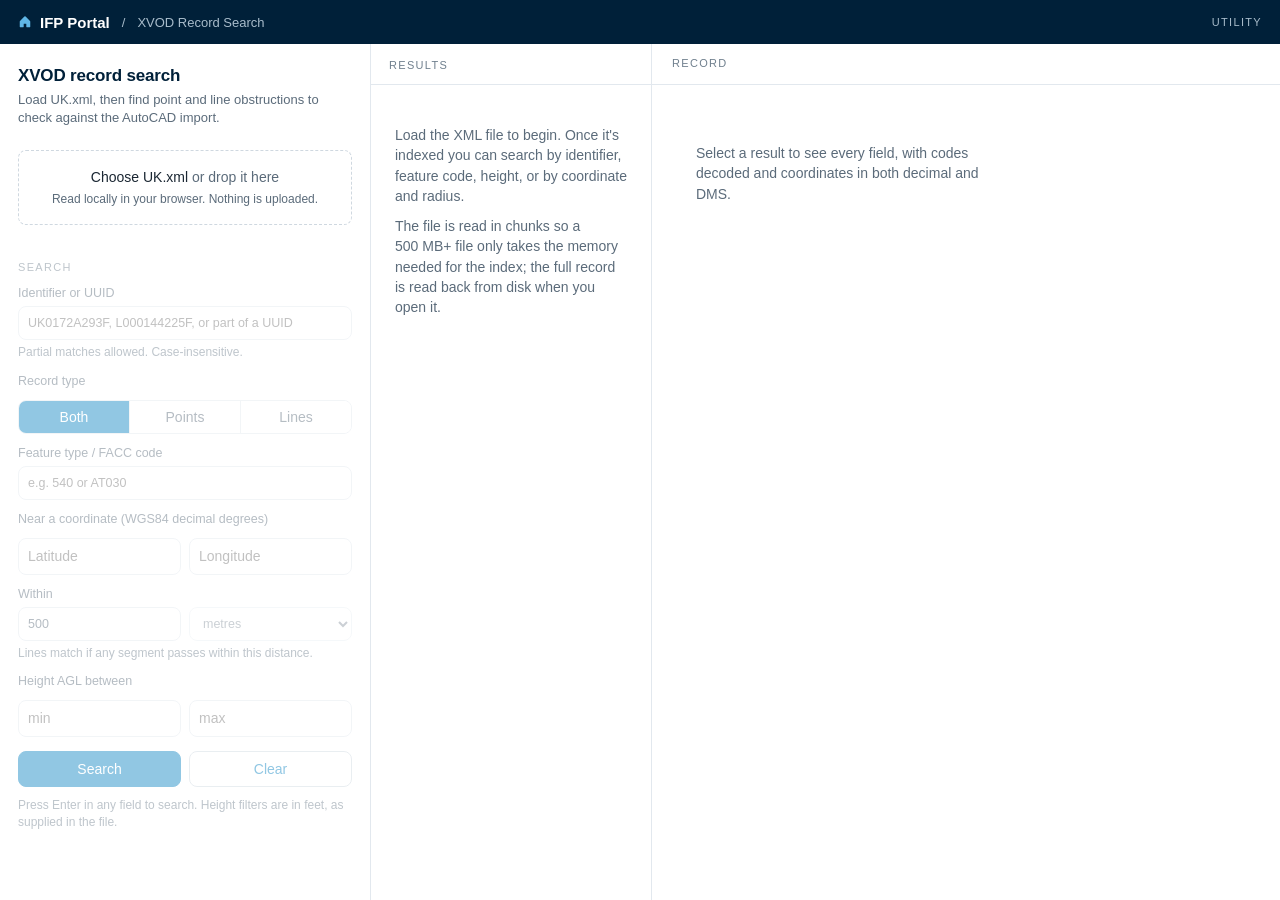
<file: utilities/xvod-search.html>
<!DOCTYPE html>
<html lang="en">
<head>
<meta charset="utf-8">
<meta name="viewport" content="width=device-width, initial-scale=1">
<meta name="theme-color" content="#002039">
<title>XVOD record search</title>
<style>
/* ---- IFP house theme (mirrors the shared stylesheet of the Surface Filtering Tool / Surface List Generator) ---- */
:root{
  --ifp-bg:#f5f7f9; --ifp-surface:#ffffff; --ifp-surface-2:#f7f9fb; --ifp-field:#ffffff;
  --ifp-text:#1b2733; --ifp-navy:#002039;
  --ifp-n400:#5b6b7a; --ifp-n500:#6f7f8d; --ifp-n600:#8a98a5; --ifp-n800:#e2e8ee; --ifp-n900:#eef2f5;
  --ifp-line:#cfd8e0;
  --ifp-accent:#0982C1; --ifp-accent-300:#0982C1; --ifp-accent-400:#076ca1; --ifp-accent-600:#0982C1; --ifp-accent-700:#0982C1; --ifp-accent-800:#e6f2f9; --ifp-accent-900:#eaf1f6;
  --ifp-orange:#0982C1;
  --ifp-ok:#1d7a46; --ifp-ok-bg:#e7f3ec; --ifp-warn:#9a6700; --ifp-warn-bg:#fbf3dc; --ifp-err:#b3261e; --ifp-err-bg:#fbe9e7;
  --ifp-divider:rgba(27,39,51,.12);
  --ifp-card:0 0 0 1px #e2e8ee,0 1px 2px rgba(0,32,57,.06),0 4px 16px rgba(0,32,57,.05);
  --ifp-card-hover:0 0 0 1px #0982C1,0 2px 4px rgba(0,32,57,.08),0 10px 28px rgba(0,32,57,.10);
  --ifp-bar-bg:#002039; --ifp-bar-text:#ffffff; --ifp-bar-muted:#a8bccb; --ifp-bar-line:rgba(255,255,255,.14);
  --ifp-font:-apple-system,BlinkMacSystemFont,"Segoe UI",Roboto,Helvetica,Arial,sans-serif;
  --ifp-mono:ui-monospace,"SF Mono","Cascadia Mono",Consolas,"Liberation Mono",monospace;
}
.ifp-bar{display:flex;align-items:center;gap:12px;height:44px;flex:0 0 auto;padding:0 18px;
  background:var(--ifp-bar-bg);color:var(--ifp-bar-text);font-family:var(--ifp-font);font-size:13px;line-height:1;position:relative;z-index:30}
.ifp-bar a.ifp-home{display:inline-flex;align-items:center;gap:8px;color:var(--ifp-bar-text);text-decoration:none;font-weight:600;font-size:15px}
.ifp-bar a.ifp-home svg{width:14px;height:14px;fill:#5fb6e6}
.ifp-bar a.ifp-home:hover{color:#8fd0f3}
.ifp-bar .ifp-sep{color:var(--ifp-bar-muted)}
.ifp-bar .ifp-here{color:var(--ifp-bar-muted)}
.ifp-bar .ifp-kind{margin-left:auto;font-size:11px;letter-spacing:.12em;text-transform:uppercase;color:var(--ifp-bar-muted)}
:focus-visible{outline:2px solid var(--ifp-accent);outline-offset:2px}

:root {
  --bg:var(--ifp-bg); --panel:var(--ifp-surface); --panel-2:var(--ifp-surface-2); --field:var(--ifp-field);
  --ink:var(--ifp-text); --ink-2:var(--ifp-n400); --ink-3:var(--ifp-n500);
  --line:var(--ifp-line); --line-2:var(--ifp-n800);
  --accent:var(--ifp-accent); --accent-ink:#fff; --accent-soft:var(--ifp-accent-800);
  --point:#b3541e; --point-soft:#f6e6da;
  --linec:#2f5fa8; --line-soft:#dde6f5;
  --warn:var(--ifp-err);
  --radius:8px;
  --font:var(--ifp-font);
}
* { box-sizing: border-box; }
html, body { height: 100%; margin: 0; }
body {
  font-family: var(--font); font-size: 14px; line-height: 1.45; color: var(--ink);
  background: var(--bg); font-variant-numeric: tabular-nums; 
  display: flex; flex-direction: column;
}
button, input, select { font: inherit; color: inherit; }
:focus-visible { outline: 2px solid var(--accent); outline-offset: 2px; }

/* Layout: three columns on wide screens */
.app {
  display: grid; grid-template-columns: 370px 280px minmax(420px, 1fr);
  grid-template-rows: calc(100vh - 44px); gap: 1px; background: var(--line-2);
  height: calc(100vh - 44px); flex: 1;
}
.col { background: var(--panel); overflow: auto; min-width: 0; }
@media (max-width: 1180px) {
  .app { grid-template-columns: 340px 1fr; grid-template-rows: auto; height: auto; min-height: calc(100vh - 44px); }
  .col.detail { grid-column: 1 / -1; }
}
@media (max-width: 760px) {
  .app { grid-template-columns: 1fr; }
  .col.detail { grid-column: auto; }
}

/* Sidebar */
.side { padding: 20px 18px 28px; display: flex; flex-direction: column; gap: 22px; }
h1 { color: var(--ifp-navy); font-size: 17px; font-weight: 600; margin: 0 0 2px; letter-spacing: -0.01em; }
.sub { color: var(--ink-2); margin: 0; font-size: 13px; }

.drop {
  display: block; border: 1px dashed var(--line); border-radius: var(--radius);
  padding: 16px 14px; text-align: center; color: var(--ink-2); cursor: pointer;
  background: var(--panel); transition: border-color .15s, background .15s;
}
.drop:hover, .drop.over { border-color: var(--accent); background: var(--accent-soft); }
.drop strong { color: var(--ink); font-weight: 500; }
.drop input { display: none; }

.progress { display: none; }
.progress.on { display: block; }
.bar { height: 6px; background: var(--line-2); border-radius: 3px; overflow: hidden; margin-top: 6px; }
.bar > i { display: block; height: 100%; width: 0; background: var(--accent); transition: width .12s linear; }
.progress small { color: var(--ink-2); display: block; margin-top: 4px; }

.filestat { display: none; font-size: 13px; color: var(--ink-2); line-height: 1.5; }
.filestat.on { display: block; }
.filestat b { color: var(--ink); font-weight: 500; }
.filestat .row { display: flex; justify-content: space-between; gap: 8px; }

fieldset { border: 0; padding: 0; margin: 0; display: flex; flex-direction: column; gap: 10px; }
fieldset[disabled] { opacity: .45; }
legend { font-weight: 500; font-size: 11px; letter-spacing: .12em; text-transform: uppercase; margin-bottom: 8px; padding: 0; color: var(--ink-3); }
label.f { display: flex; flex-direction: column; gap: 4px; font-size: 12.5px; color: var(--ink-2); }
label.f span.hint { color: var(--ink-3); font-size: 12px; }
input[type=text], input[type=number], select {
  width: 100%; border: 1px solid var(--line-2); border-radius: var(--radius);
  padding: 7px 9px; background: var(--field);
}
input[type=text]:hover, input[type=number]:hover, select:hover { border-color: var(--line); }
input[type=text]:focus, input[type=number]:focus, select:focus { border-color: var(--accent); outline: none; box-shadow: 0 0 0 3px color-mix(in srgb, var(--accent) 25%, transparent); }
.pair { display: grid; grid-template-columns: 1fr 1fr; gap: 8px; }
.seg { display: flex; border: 1px solid var(--line-2); border-radius: var(--radius); overflow: hidden; }
.seg button { flex: 1; border: 0; background: var(--field); padding: 6px 4px; cursor: pointer; color: var(--ink-2); }
.seg button:hover { background: var(--panel-2); }
.seg button + button { border-left: 1px solid var(--line-2); }
.seg button[aria-pressed=true] { background: var(--accent); color: var(--accent-ink); font-weight: 500; }
.btn { border: 1px solid var(--line); background: transparent; color: var(--ifp-accent-300); border-radius: var(--radius); padding: 7px 12px; cursor: pointer; font-weight: 500; }
.btn:hover { background: color-mix(in srgb, var(--ink) 7%, transparent); }
.btn.primary { background: var(--accent); color: var(--accent-ink); border-color: var(--accent); }
.btn.primary:hover { background: var(--ifp-accent-400); border-color: var(--ifp-accent-400); }
.btn.small { padding: 4px 9px; font-size: 12.5px; }
.actions { display: flex; gap: 8px; margin-top: 4px; }
.actions .btn { flex: 1; }
.note { font-size: 12px; color: var(--ink-3); margin: 0; }

/* Results */
.results { display: flex; flex-direction: column; }
.results-head {
  position: sticky; top: 0; z-index: 2; background: var(--panel); border-bottom: 1px solid var(--line-2);
  padding: 14px 18px 10px; display: flex; align-items: baseline; justify-content: space-between; gap: 12px;
}
.results-head h2 { margin: 0; font-size: 11px; font-weight: 500; letter-spacing: .12em; text-transform: uppercase; color: var(--ink-3); }
.results-head .count { color: var(--ink-2); font-size: 13px; }
table.res { width: 100%; border-collapse: collapse; }
table.res th, table.res td { text-align: left; padding: 7px 10px; border-bottom: 1px solid var(--line-2); white-space: nowrap; }
table.res th { font-weight: 500; font-size: 12px; color: var(--ink-2); position: sticky; top: 45px; background: var(--panel); z-index: 1; }
table.res th:first-child, table.res td:first-child { padding-left: 18px; }
table.res tbody tr { cursor: pointer; }
table.res tbody tr:hover { background: var(--panel-2); }
table.res tbody tr.sel { background: var(--accent-soft); box-shadow: inset 3px 0 0 var(--accent); }
td.num { text-align: right; }
th.num { text-align: right; }
.tag { display: inline-block; font-size: 11px; font-weight: 500; padding: 1px 6px; border-radius: 3px; line-height: 1.5; }
.tag.p { background: var(--point-soft); color: var(--point); }
.tag.l { background: var(--line-soft); color: var(--linec); }
.empty { padding: 40px 24px; color: var(--ink-2); max-width: 44ch; }
.empty p { margin: 0 0 10px; }
.more { padding: 12px 18px; }

/* Detail */
.detail { padding: 0; }
.detail-head {
  position: sticky; top: 0; z-index: 2; background: var(--panel); border-bottom: 1px solid var(--line-2);
  padding: 12px 20px; display: flex; align-items: center; justify-content: space-between; gap: 10px;
}
.detail-head h2 { margin: 0; font-size: 11px; font-weight: 500; letter-spacing: .12em; text-transform: uppercase; color: var(--ink-3); }
.detail-body { padding: 18px 20px 40px; }
.ident { display: flex; align-items: baseline; gap: 10px; flex-wrap: wrap; margin-bottom: 4px; }
.ident .id { font-size: 26px; font-weight: 500; letter-spacing: -0.01em; }
.uuid { color: var(--ink-3); font-size: 12.5px; margin-bottom: 18px; word-break: break-all; }

.coord {
  display: grid; grid-template-columns: 1fr 1fr; gap: 1px; background: var(--line-2);
  border: 1px solid var(--line-2); border-radius: var(--radius); overflow: hidden; margin-bottom: 18px;
}
.coord > div { background: var(--panel); padding: 10px 14px; }
.coord .k { font-size: 12px; color: var(--ink-2); }
.coord .v { font-size: 20px; font-weight: 500; }
.coord .dms { font-size: 12.5px; color: var(--ink-2); }

.heights { display: grid; grid-template-columns: repeat(3, 1fr); gap: 10px; margin-bottom: 18px; }
.heights > div { background: var(--panel); border-radius: var(--radius); padding: 10px 12px; box-shadow: var(--ifp-card); }
.heights .k { font-size: 12px; color: var(--ink-2); }
.heights .v { font-size: 20px; font-weight: 500; }
.heights .v small { font-size: 12px; font-weight: 400; color: var(--ink-3); margin-left: 3px; }
.heights .acc { font-size: 12px; color: var(--ink-3); }
.heights .v .m { font-size: 15px; font-weight: 500; color: var(--ink-2); margin-left: 6px; }

h3 { font-size: 13px; font-weight: 500; margin: 18px 0 8px; }
table.kv { width: 100%; border-collapse: collapse; font-size: 13px; }
table.kv td { padding: 5px 0; border-bottom: 1px solid var(--line-2); vertical-align: top; }
table.kv td:first-child { color: var(--ink-2); width: 42%; padding-right: 12px; }
table.kv td .desc { color: var(--ink-3); }
table.vtx { width: 100%; border-collapse: collapse; font-size: 13px; }
table.vtx th, table.vtx td { padding: 4px 6px; border-bottom: 1px solid var(--line-2); text-align: right; }
table.vtx th { font-weight: 500; font-size: 12px; color: var(--ink-2); }
table.vtx th:first-child, table.vtx td:first-child { text-align: left; color: var(--ink-3); }
pre.raw {
  background: var(--ifp-n900); border: 1px solid var(--line-2); border-radius: var(--radius);
  padding: 10px 12px; font-size: 12px; line-height: 1.45; overflow: auto; max-height: 360px; font-family: var(--ifp-mono);
}
details summary { cursor: pointer; font-weight: 500; font-size: 13px; margin: 18px 0 8px; }
.toast {
  position: fixed; bottom: 18px; left: 50%; transform: translateX(-50%);
  background: var(--ifp-navy); color: #fff; padding: 8px 14px; border-radius: var(--radius);
  font-size: 13px; opacity: 0; pointer-events: none; transition: opacity .15s; box-shadow: var(--ifp-shadow, 0 6px 18px rgba(0,0,0,.55));
}
.toast.on { opacity: 1; }
.err { color: var(--warn); font-size: 13px; }
@media (prefers-reduced-motion: reduce) { * { transition: none !important; } }
</style>
</head>
<body>
<div class="ifp-bar">
  <a class="ifp-home" href="../index.html"><svg viewBox="0 0 256 256" aria-hidden="true"><path d="M224,120v96a8,8,0,0,1-8,8H160a8,8,0,0,1-8-8V164a4,4,0,0,0-4-4H108a4,4,0,0,0-4,4v52a8,8,0,0,1-8,8H40a8,8,0,0,1-8-8V120a16,16,0,0,1,4.69-11.31l80-80a16,16,0,0,1,22.62,0l80,80A16,16,0,0,1,224,120Z"/></svg>IFP Portal</a>
  <span class="ifp-sep">/</span>
  <span class="ifp-here">XVOD Record Search</span>
  <span class="ifp-kind">Utility</span>
</div>

<div class="app">

  <!-- ─────────── Sidebar: load + search ─────────── -->
  <aside class="col side">
    <div>
      <h1>XVOD record search</h1>
      <p class="sub">Load UK.xml, then find point and line obstructions to check against the AutoCAD import.</p>
    </div>

    <div>
      <label class="drop" id="drop">
        <input type="file" id="file" accept=".xml,text/xml">
        <div><strong>Choose UK.xml</strong> or drop it here</div>
        <div style="font-size:12px;margin-top:3px">Read locally in your browser. Nothing is uploaded.</div>
      </label>
      <div class="progress" id="progress">
        <div class="bar"><i id="barfill"></i></div>
        <small id="progtext">Reading…</small>
      </div>
      <div class="filestat" id="filestat"></div>
      <p class="err" id="fileerr"></p>
    </div>

    <form id="search" onsubmit="return false">
      <fieldset id="fs" disabled>
        <legend>Search</legend>

        <label class="f">Identifier or UUID
          <input type="text" id="q" placeholder="UK0172A293F, L000144225F, or part of a UUID" autocomplete="off" spellcheck="false">
          <span class="hint">Partial matches allowed. Case-insensitive.</span>
        </label>

        <label class="f">Record type</label>
        <div class="seg" role="group" aria-label="Record type">
          <button type="button" data-type="all" aria-pressed="true">Both</button>
          <button type="button" data-type="P" aria-pressed="false">Points</button>
          <button type="button" data-type="L" aria-pressed="false">Lines</button>
        </div>

        <label class="f">Feature type / FACC code
          <input type="text" id="code" placeholder="e.g. 540 or AT030" autocomplete="off" spellcheck="false">
        </label>

        <label class="f">Near a coordinate (WGS84 decimal degrees)</label>
        <div class="pair">
          <input type="text" id="lat" placeholder="Latitude" inputmode="decimal" autocomplete="off">
          <input type="text" id="lon" placeholder="Longitude" inputmode="decimal" autocomplete="off">
        </div>
        <label class="f">Within
          <div class="pair">
            <input type="number" id="radius" value="500" min="1" step="1">
            <select id="radunit"><option value="m">metres</option><option value="km">kilometres</option><option value="ft">feet</option></select>
          </div>
          <span class="hint">Lines match if any segment passes within this distance.</span>
        </label>

        <label class="f">Height AGL between</label>
        <div class="pair">
          <input type="number" id="aglmin" placeholder="min">
          <input type="number" id="aglmax" placeholder="max">
        </div>

        <div class="actions">
          <button type="submit" class="btn primary" id="go">Search</button>
          <button type="button" class="btn" id="clear">Clear</button>
        </div>
        <p class="note">Press Enter in any field to search. Height filters are in feet, as supplied in the file.</p>
      </fieldset>
    </form>
  </aside>

  <!-- ─────────── Results ─────────── -->
  <section class="col results" aria-live="polite">
    <div class="results-head">
      <h2>Results</h2>
      <span class="count" id="count"></span>
    </div>
    <div id="resbody">
      <div class="empty">
        <p>Load the XML file to begin. Once it's indexed you can search by identifier, feature code, height, or by coordinate and radius.</p>
        <p>The file is read in chunks so a 500&nbsp;MB+ file only takes the memory needed for the index; the full record is read back from disk when you open it.</p>
      </div>
    </div>
  </section>

  <!-- ─────────── Detail ─────────── -->
  <section class="col detail">
    <div class="detail-head">
      <h2>Record</h2>
      <div style="display:flex;gap:6px">
        <button class="btn small" id="copytext" hidden>Copy as text</button>
        <button class="btn small" id="copyxml" hidden>Copy XML</button>
      </div>
    </div>
    <div class="detail-body" id="detail">
      <div class="empty"><p>Select a result to see every field, with codes decoded and coordinates in both decimal and DMS.</p></div>
    </div>
  </section>
</div>
<div class="toast" id="toast"></div>

<script>
/* ═══════════════════════════════════════════════════════════════
   Code lists from xvod.xsd v2.0
   ═══════════════════════════════════════════════════════════════ */
const CODES = {
  SurfaceMatCd: { "01":"Metal", "02":"Part metal", "03":"Stone / brick / concrete", "04":"Composition", "05":"Earthen works", "U":"Unknown" },
  SingleMultipleFl: { "M":"Multiple obstruction", "S":"Single obstruction", "U":"Unknown" },
  LightingCd: { "U":"Undetermined", "Y":"Lit (unclassified source)", "N":"Unlit (unclassified source)", "L":"Lit (classified source)", "X":"Unlit (classified source)" },
  ValidationCd: { "1":"Survey source", "2":"Stereo imagery exploitation", "3":"Mono imagery exploitation", "4":"Cartographic source", "5":"Reported information", "6":"Temporary obstruction" },
  TransactionCd: { "N":"New feature added", "R":"Major change", "S":"VOIdentifier changed", "V":"Minor change", "X":"Deleted" },
  Status: { "1":"Active", "2":"Dismantled", "3":"Under construction", "4":"Suspended / hazardous cable" },
  HorizDatumCd: { "WGE":"WGS 84" },
};
const LABELS = {
  UUID:"UUID", VOIdentifier:"VO identifier", FeatureID:"Feature ID", FeatureTypeCd:"Feature type code", FACC:"FACC code",
  HeightAGL:"Height AGL", HeightAMSL:"Height AMSL", LocationElevation:"Ground elevation", HorizDatumCd:"Horizontal datum",
  HeightAGLAcc:"Height AGL accuracy", HeightAMSLAcc:"Height AMSL accuracy", LocationElevationAcc:"Elevation accuracy", HorizAcc:"Horizontal accuracy",
  Expansion:"Expansion", SurfaceMatCd:"Surface material", SingleMultipleFl:"Single / multiple", MultipleNo:"Number in group",
  LightingCd:"Lighting", ValidationCd:"Validation", TransactionCd:"Transaction", RevisionDt:"Revision date", SourceDt:"Source date",
  SecurityClassificationCd:"Security classification", Latitude:"Latitude", Longitude:"Longitude", CountryCd:"Country", Status:"Status",
  DirectivityCd:"Directivity", ExtNELon:"Extent NE longitude", ExtNELat:"Extent NE latitude", ExtSWLon:"Extent SW longitude", ExtSWLat:"Extent SW latitude",
  MinAGLHeight:"Min height AGL", MaxAGLHeight:"Max height AGL",
};
const NULLVAL = "-99999";

/* ═══════════════════════════════════════════════════════════════
   Index store. Per record we keep only what we search/sort on,
   plus byte offset + length so the full XML can be re-read on demand.
   ═══════════════════════════════════════════════════════════════ */
const S = {
  file: null,
  recs: [],            // {t:'P'|'L', id, uuid, code, agl, amsl, lat, lon, off, len, vs, vn, revised}
  vx: new Float32Array(1 << 20),   // flat lon,lat pairs for line vertices (search precision only)
  vxn: 0,
  results: [],
  shown: 0,
  selected: -1,
  type: "all",
};

function pushVertex(lon, lat) {
  if (S.vxn + 2 > S.vx.length) {
    const nv = new Float32Array(S.vx.length * 2);
    nv.set(S.vx); S.vx = nv;
  }
  S.vx[S.vxn++] = lon; S.vx[S.vxn++] = lat;
}

/* Small tag reader on a record's text. */
function tag(txt, name, from = 0) {
  const o = "<" + name + ">";
  const i = txt.indexOf(o, from);
  if (i < 0) return null;
  const j = txt.indexOf("</" + name + ">", i);
  return j < 0 ? null : txt.slice(i + o.length, j);
}

function indexPoint(txt, off, len) {
  S.recs.push({
    t: "P",
    id: tag(txt, "VOIdentifier") || "",
    uuid: (tag(txt, "UUID") || "").toLowerCase(),
    code: tag(txt, "FeatureTypeCd") || "",
    agl: +(tag(txt, "HeightAGL") ?? NaN),
    amsl: +(tag(txt, "HeightAMSL") ?? NaN),
    lat: +tag(txt, "Latitude"),
    lon: +tag(txt, "Longitude"),
    revised: tag(txt, "RevisionDt") || "",
    off, len, vs: -1, vn: 0,
  });
}

function indexLine(txt, off, len) {
  const vs = S.vxn;
  let i = 0, n = 0;
  // Polyline points: <Point><Lat>..</Lat><Lon>..</Lon>...</Point>
  while (true) {
    const p = txt.indexOf("<Point>", i); if (p < 0) break;
    const la = txt.indexOf("<Lat>", p) + 5, lb = txt.indexOf("</Lat>", la);
    const lo = txt.indexOf("<Lon>", lb) + 5, lb2 = txt.indexOf("</Lon>", lo);
    pushVertex(+txt.slice(lo, lb2), +txt.slice(la, lb));
    n++; i = lb2;
  }
  const ne_lat = +tag(txt, "ExtNELat"), sw_lat = +tag(txt, "ExtSWLat");
  const ne_lon = +tag(txt, "ExtNELon"), sw_lon = +tag(txt, "ExtSWLon");
  S.recs.push({
    t: "L",
    id: tag(txt, "FeatureID") || "",
    uuid: (tag(txt, "UUID") || "").toLowerCase(),
    code: tag(txt, "FACC") || "",
    agl: +(tag(txt, "MaxAGLHeight") ?? NaN),
    amsl: NaN,
    lat: (ne_lat + sw_lat) / 2,
    lon: (ne_lon + sw_lon) / 2,
    revised: tag(txt, "RevisionDt") || "",
    off, len, vs, vn: n,
  });
}

/* ═══════════════════════════════════════════════════════════════
   Chunked reader. The XML is ASCII, so decoding as latin1 keeps
   character offsets == byte offsets, which lets us slice the file
   later to fetch a full record.
   ═══════════════════════════════════════════════════════════════ */
async function loadFile(file) {
  S.file = file; S.recs = []; S.vxn = 0; S.results = []; S.selected = -1;
  const CH = 8 * 1024 * 1024;
  const dec = new TextDecoder("iso-8859-1");
  let carry = "", carryOff = 0, pos = 0, nP = 0, nL = 0, nBad = 0;
  const t0 = performance.now();
  const OPEN = ["<PointObstruction>", "<LineObstruction>"];
  const CLOSE = ["</PointObstruction>", "</LineObstruction>"];

  ui.progress(true, 0, "Reading…");
  while (pos < file.size) {
    const buf = await file.slice(pos, Math.min(pos + CH, file.size)).arrayBuffer();
    carry += dec.decode(buf);
    pos += buf.byteLength;

    let scan = 0;
    // Cache the next occurrence of each open tag, so a tag that's absent from this
    // chunk (e.g. no lines yet) isn't re-searched for every record.
    let i0 = carry.indexOf(OPEN[0], 0), i1 = carry.indexOf(OPEN[1], 0);
    while (true) {
      if (i0 >= 0 && i0 < scan) i0 = carry.indexOf(OPEN[0], scan);
      if (i1 >= 0 && i1 < scan) i1 = carry.indexOf(OPEN[1], scan);
      let k, i;
      if (i0 < 0 && i1 < 0) { i = -1; }
      else if (i1 < 0 || (i0 >= 0 && i0 < i1)) { k = 0; i = i0; } else { k = 1; i = i1; }
      if (i < 0) { scan = Math.max(0, carry.length - 24); break; }
      const j = carry.indexOf(CLOSE[k], i);
      if (j < 0) {
        // No close tag yet. If another record opens before one appears, this one is malformed — skip it.
        const n0 = carry.indexOf(OPEN[0], i + 1), n1 = carry.indexOf(OPEN[1], i + 1);
        if (n0 >= 0 || n1 >= 0) { nBad++; scan = i + 1; i0 = n0; i1 = n1; continue; }
        scan = i; break;                     // otherwise wait for more data
      }
      const end = j + CLOSE[k].length;
      const txt = carry.slice(i, end);
      if (k === 0) { indexPoint(txt, carryOff + i, end - i); nP++; }
      else         { indexLine(txt, carryOff + i, end - i);  nL++; }
      scan = end;
    }
    carry = carry.slice(scan); carryOff += scan;

    const pct = pos / file.size;
    ui.progress(true, pct, `${(pos / 1048576).toFixed(0)} of ${(file.size / 1048576).toFixed(0)} MB — ${(nP + nL).toLocaleString()} records`);
    await new Promise(r => setTimeout(r, 0));   // let the UI paint
  }
  const secs = ((performance.now() - t0) / 1000).toFixed(1);
  ui.progress(false);
  ui.filestat(file, nP, nL, secs, nBad);
  ui.enable(true);
  ui.results([], "");
  ui.empty("Indexed. Enter a search on the left.");
}

/* ═══════════════════════════════════════════════════════════════
   Geometry helpers
   ═══════════════════════════════════════════════════════════════ */
const R = 6371008.8;
function haversine(lat1, lon1, lat2, lon2) {
  const toR = Math.PI / 180;
  const dLat = (lat2 - lat1) * toR, dLon = (lon2 - lon1) * toR;
  const a = Math.sin(dLat / 2) ** 2 + Math.cos(lat1 * toR) * Math.cos(lat2 * toR) * Math.sin(dLon / 2) ** 2;
  return 2 * R * Math.asin(Math.sqrt(a));
}
/* Local equirectangular projection around the query point — plenty accurate for
   the few-km ranges this is used for, and fast for hundreds of thousands of segments. */
function localProj(lat0) {
  const kx = Math.cos(lat0 * Math.PI / 180) * R * Math.PI / 180, ky = R * Math.PI / 180;
  return (lat, lon, lat1, lon1) => [ (lon1 - lon) * kx, (lat1 - lat) * ky ];
}
function segDist(px, py, ax, ay, bx, by) {
  const dx = bx - ax, dy = by - ay;
  const l2 = dx * dx + dy * dy;
  let t = l2 === 0 ? 0 : ((px - ax) * dx + (py - ay) * dy) / l2;
  t = Math.max(0, Math.min(1, t));
  const qx = ax + t * dx - px, qy = ay + t * dy - py;
  return Math.hypot(qx, qy);
}
function lineDistance(rec, lat, lon, proj) {
  let best = Infinity;
  const v = S.vx, s = rec.vs, n = rec.vn;
  if (n === 1) { return Math.hypot(...proj(lat, lon, v[s + 1], v[s])); }
  for (let k = 0; k < n - 1; k++) {
    const a = proj(lat, lon, v[s + 2 * k + 1], v[s + 2 * k]);
    const b = proj(lat, lon, v[s + 2 * k + 3], v[s + 2 * k + 2]);
    const d = segDist(0, 0, a[0], a[1], b[0], b[1]);
    if (d < best) best = d;
  }
  return best;
}
function toDMS(v, isLat) {
  const h = isLat ? (v < 0 ? "S" : "N") : (v < 0 ? "W" : "E");
  let a = Math.abs(v);
  const d = Math.floor(a); a = (a - d) * 60;
  const m = Math.floor(a); const s = ((a - m) * 60).toFixed(2);
  return `${d}° ${String(m).padStart(2, "0")}′ ${String(s).padStart(5, "0")}″ ${h}`;
}

/* ═══════════════════════════════════════════════════════════════
   Search
   ═══════════════════════════════════════════════════════════════ */
function runSearch() {
  if (!S.file) return;
  const q = $("q").value.trim().toLowerCase();
  const code = $("code").value.trim().toUpperCase();
  const latS = $("lat").value.trim(), lonS = $("lon").value.trim();
  const useGeo = latS !== "" && lonS !== "";
  const lat = parseFloat(latS), lon = parseFloat(lonS);
  if (useGeo && (isNaN(lat) || isNaN(lon))) { ui.empty("Latitude and longitude must be decimal degrees, e.g. 54.458 and -8.087."); ui.results([], ""); return; }
  const unit = $("radunit").value;
  let radius = parseFloat($("radius").value) || 500;
  radius *= unit === "km" ? 1000 : unit === "ft" ? 0.3048 : 1;
  const aglMin = $("aglmin").value === "" ? -Infinity : +$("aglmin").value;
  const aglMax = $("aglmax").value === "" ? Infinity : +$("aglmax").value;
  const type = S.type;

  if (!q && !code && !useGeo && !isFinite(aglMin) && !isFinite(aglMax) && type === "all") {
    ui.results([], ""); ui.empty("Enter at least one search term or filter. Listing all records would be too many to be useful."); return;
  }

  const out = [];
  const proj = useGeo ? localProj(lat) : null;
  // Cheap bounding-box prefilter in degrees before doing real distance work
  const dLat = useGeo ? radius / 111320 : 0;
  const dLon = useGeo ? radius / (111320 * Math.cos(lat * Math.PI / 180)) : 0;

  for (let i = 0; i < S.recs.length; i++) {
    const r = S.recs[i];
    if (type !== "all" && r.t !== type) continue;
    if (q && !(r.id.toLowerCase().includes(q) || r.uuid.includes(q))) continue;
    if (code && r.code.toUpperCase() !== code && r.code.replace(/^0+/, "") !== code.replace(/^0+/, "")) continue;
    if (!isNaN(r.agl) && (r.agl < aglMin || r.agl > aglMax)) continue;
    if (isNaN(r.agl) && (isFinite(aglMin) || isFinite(aglMax))) continue;
    let dist = NaN;
    if (useGeo) {
      if (r.t === "P") {
        if (Math.abs(r.lat - lat) > dLat || Math.abs(r.lon - lon) > dLon) continue;
        dist = haversine(lat, lon, r.lat, r.lon);
      } else {
        // Line: quick reject on vertex bounding box, then exact segment distance
        let minLat = Infinity, maxLat = -Infinity, minLon = Infinity, maxLon = -Infinity;
        for (let k = 0; k < r.vn; k++) {
          const lo = S.vx[r.vs + 2 * k], la = S.vx[r.vs + 2 * k + 1];
          if (la < minLat) minLat = la; if (la > maxLat) maxLat = la;
          if (lo < minLon) minLon = lo; if (lo > maxLon) maxLon = lo;
        }
        if (lat < minLat - dLat || lat > maxLat + dLat || lon < minLon - dLon || lon > maxLon + dLon) continue;
        dist = lineDistance(r, lat, lon, proj);
      }
      if (dist > radius) continue;
    }
    out.push({ i, dist });
    if (out.length > 50000) break;
  }
  if (useGeo) out.sort((a, b) => a.dist - b.dist);
  else out.sort((a, b) => S.recs[a.i].id.localeCompare(S.recs[b.i].id));
  S.results = out; S.shown = 0; S.selected = -1;
  ui.results(out, useGeo ? "distance" : "id");
  if (!out.length) ui.empty("No records match. Try a wider radius, a shorter identifier fragment, or the other record type.");
}

/* ═══════════════════════════════════════════════════════════════
   Detail view — re-reads the record's bytes from the file
   ═══════════════════════════════════════════════════════════════ */
async function openRecord(idx) {
  const r = S.recs[idx];
  S.selected = idx;
  ui.markSelected();
  const buf = await S.file.slice(r.off, r.off + r.len).arrayBuffer();
  const xml = new TextDecoder("utf-8").decode(buf);
  const doc = new DOMParser().parseFromString(xml, "application/xml");
  const root = doc.documentElement;
  const fields = [];
  const poly = [];
  for (const el of root.children) {
    if (el.tagName === "Polyline") {
      const pts = [];
      for (const p of el.children) {
        const g = n => { const e = p.querySelector(n); return e ? e.textContent : ""; };
        pts.push({ lat: g("Lat"), lon: g("Lon"), agl: g("HeightAGL"), amsl: g("HeightAMSL") });
      }
      poly.push(pts);
    } else fields.push([el.tagName, el.textContent.trim()]);
  }
  ui.detail(r, fields, poly, xml);
}

/* ═══════════════════════════════════════════════════════════════
   UI
   ═══════════════════════════════════════════════════════════════ */
const $ = id => document.getElementById(id);
const esc = s => String(s).replace(/[&<>"]/g, c => ({ "&":"&amp;", "<":"&lt;", ">":"&gt;", '"':"&quot;" }[c]));
const fmtDist = d => d < 1000 ? `${d.toFixed(1)} m` : `${(d / 1000).toFixed(2)} km`;
const showVal = v => v === NULLVAL ? "—" : v;
const ftm = ft => (ft === NULLVAL || ft === "" || ft == null || isNaN(+ft)) ? "" : (+ft * 0.3048).toFixed(1);
const ftBoth = ft => (ft === NULLVAL || ft === "" || ft == null || isNaN(+ft)) ? "—" : `${ft} ft / ${ftm(ft)} m`;
const HEIGHT_FIELDS = new Set(["HeightAGL","HeightAMSL","LocationElevation","HeightAGLAcc","HeightAMSLAcc","LocationElevationAcc","HorizAcc","MinAGLHeight","MaxAGLHeight"]);

const ui = {
  progress(on, pct = 0, text = "") {
    $("progress").classList.toggle("on", on);
    $("barfill").style.width = (pct * 100).toFixed(1) + "%";
    $("progtext").textContent = text;
  },
  filestat(file, nP, nL, secs, nBad) {
    const fs = $("filestat");
    fs.classList.add("on");
    fs.innerHTML = `
      <div class="row"><span>File</span><b title="${esc(file.name)}">${esc(file.name)}</b></div>
      <div class="row"><span>Size</span><b>${(file.size / 1048576).toFixed(1)} MB</b></div>
      <div class="row"><span>Point obstructions</span><b>${nP.toLocaleString()}</b></div>
      <div class="row"><span>Line obstructions</span><b>${nL.toLocaleString()}</b></div>
      <div class="row"><span>Indexed in</span><b>${secs} s</b></div>
      ${nBad ? `<div class="row" style="color:var(--warn)"><span>Skipped (malformed)</span><b>${nBad}</b></div>` : ""}`;
  },
  enable(on) { $("fs").disabled = !on; if (on) $("q").focus(); },
  empty(msg) { $("resbody").innerHTML = `<div class="empty"><p>${esc(msg)}</p></div>`; },
  results(out, sortMode) {
    $("count").textContent = out.length ? `${out.length.toLocaleString()}${out.length > 50000 ? "+" : ""} match${out.length === 1 ? "" : "es"}` : "";
    if (!out.length) return;
    const body = $("resbody");
    body.innerHTML = `<table class="res"><thead><tr>
      <th>Identifier</th><th>Type</th>
      ${sortMode === "distance" ? '<th class="num">Distance</th>' : '<th class="num">AGL ft</th>'}
    </tr></thead><tbody id="rows"></tbody></table><div class="more" id="more"></div>`;
    S.sortMode = sortMode;
    ui.renderMore();
  },
  renderMore() {
    const PAGE = 200;
    const tb = $("rows"); if (!tb) return;
    const end = Math.min(S.results.length, S.shown + PAGE);
    const html = [];
    for (let k = S.shown; k < end; k++) {
      const { i, dist } = S.results[k]; const r = S.recs[i];
      html.push(`<tr data-i="${i}" ${i === S.selected ? 'class="sel"' : ""}>
        <td>${esc(r.id || r.uuid.slice(0, 8) + "…")}</td>
        <td><span class="tag ${r.t === "P" ? "p" : "l"}">${r.t === "P" ? "Point" : "Line"}</span></td>
        ${S.sortMode === "distance" ? `<td class="num">${fmtDist(dist)}</td>` : `<td class="num">${isNaN(r.agl) ? "" : r.agl}</td>`}
      </tr>`);
    }
    tb.insertAdjacentHTML("beforeend", html.join(""));
    S.shown = end;
    const more = $("more");
    more.innerHTML = S.shown < S.results.length
      ? `<button class="btn small" id="morebtn">Show ${Math.min(PAGE, S.results.length - S.shown)} more (${(S.results.length - S.shown).toLocaleString()} remaining)</button>`
      : "";
    if ($("morebtn")) $("morebtn").onclick = ui.renderMore;
  },
  markSelected() {
    document.querySelectorAll("tr.sel").forEach(e => e.classList.remove("sel"));
    const row = document.querySelector(`tr[data-i="${S.selected}"]`);
    if (row) row.classList.add("sel");
  },
  detail(r, fields, poly, xml) {
    const f = Object.fromEntries(fields);
    const isP = r.t === "P";
    const acc = v => (v && v !== NULLVAL) ? `±${v} ft / ${ftm(v)} m` : "";
    const hv = v => (v === NULLVAL || v == null || v === "") ? `—` : `${v}<small>ft</small> <span class="m">${ftm(v)}<small>m</small></span>`;
    let h = `<div class="ident"><span class="id">${esc(r.id || "(no identifier)")}</span>
      <span class="tag ${isP ? "p" : "l"}">${isP ? "Point obstruction" : "Line obstruction"}</span></div>
      <div class="uuid">${esc(f.UUID || "")}</div>`;

    if (isP) {
      h += `<div class="coord">
        <div><div class="k">Latitude</div><div class="v">${esc(f.Latitude)}</div><div class="dms">${toDMS(+f.Latitude, true)}</div></div>
        <div><div class="k">Longitude</div><div class="v">${esc(f.Longitude)}</div><div class="dms">${toDMS(+f.Longitude, false)}</div></div>
      </div>
      <div class="heights">
        <div><div class="k">Height AGL</div><div class="v">${hv(f.HeightAGL)}</div><div class="acc">${acc(f.HeightAGLAcc)}</div></div>
        <div><div class="k">Height AMSL</div><div class="v">${hv(f.HeightAMSL)}</div><div class="acc">${acc(f.HeightAMSLAcc)}</div></div>
        <div><div class="k">Ground elevation</div><div class="v">${hv(f.LocationElevation)}</div><div class="acc">${acc(f.LocationElevationAcc)}</div></div>
      </div>`;
    } else {
      h += `<div class="coord">
        <div><div class="k">Extent NE</div><div class="v" style="font-size:16px">${esc(f.ExtNELat)}, ${esc(f.ExtNELon)}</div><div class="dms">${toDMS(+f.ExtNELat, true)} &nbsp; ${toDMS(+f.ExtNELon, false)}</div></div>
        <div><div class="k">Extent SW</div><div class="v" style="font-size:16px">${esc(f.ExtSWLat)}, ${esc(f.ExtSWLon)}</div><div class="dms">${toDMS(+f.ExtSWLat, true)} &nbsp; ${toDMS(+f.ExtSWLon, false)}</div></div>
      </div>
      <div class="heights">
        <div><div class="k">Min height AGL</div><div class="v">${hv(f.MinAGLHeight)}</div><div class="acc">${acc(f.HeightAGLAcc)}</div></div>
        <div><div class="k">Max height AGL</div><div class="v">${hv(f.MaxAGLHeight)}</div><div class="acc">${acc(f.HeightAGLAcc)}</div></div>
        <div><div class="k">Vertices</div><div class="v">${poly.reduce((a, p) => a + p.length, 0)}</div><div class="acc">${poly.length > 1 ? poly.length + " polylines" : ""}</div></div>
      </div>`;
    }

    // All remaining fields, codes decoded
    const skip = new Set(isP
      ? ["UUID", "VOIdentifier", "Latitude", "Longitude", "HeightAGL", "HeightAMSL", "LocationElevation", "HeightAGLAcc", "HeightAMSLAcc", "LocationElevationAcc"]
      : ["UUID", "FeatureID", "ExtNELat", "ExtNELon", "ExtSWLat", "ExtSWLon", "MinAGLHeight", "MaxAGLHeight", "HeightAGLAcc"]);
    h += `<h3>Attributes</h3><table class="kv">`;
    for (const [k, v] of fields) {
      if (skip.has(k)) continue;
      const d = CODES[k] && CODES[k][v];
      const shown = HEIGHT_FIELDS.has(k) ? ftBoth(v) : showVal(v);
      h += `<tr><td>${esc(LABELS[k] || k)}</td><td>${esc(shown)}${d ? ` <span class="desc">${esc(d)}</span>` : ""}</td></tr>`;
    }
    h += `</table>`;

    if (poly.length) {
      poly.forEach((pts, pi) => {
        h += `<h3>${poly.length > 1 ? `Polyline ${pi + 1}` : "Polyline vertices"}</h3>
          <table class="vtx"><thead><tr><th>#</th><th>Latitude</th><th>Longitude</th><th>AGL ft</th><th>AGL m</th><th>AMSL ft</th><th>AMSL m</th></tr></thead><tbody>`;
        pts.forEach((p, k) => {
          h += `<tr><td>${k + 1}</td><td>${esc(p.lat)}</td><td>${esc(p.lon)}</td><td>${esc(p.agl)}</td><td>${ftm(p.agl)}</td><td>${esc(p.amsl)}</td><td>${ftm(p.amsl)}</td></tr>`;
        });
        h += `</tbody></table>`;
      });
    }
    h += `<details><summary>Raw XML</summary><pre class="raw">${esc(xml)}</pre></details>`;
    $("detail").innerHTML = h;

    // Copy buttons
    const lines = fields.map(([k, v]) => `${LABELS[k] || k}: ${HEIGHT_FIELDS.has(k) ? ftBoth(v) : v}${CODES[k] && CODES[k][v] ? ` (${CODES[k][v]})` : ""}`);
    poly.forEach((pts, pi) => {
      lines.push(poly.length > 1 ? `Polyline ${pi + 1}:` : "Polyline:");
      pts.forEach((p, k) => lines.push(`  ${k + 1}\t${p.lat}\t${p.lon}${p.agl ? `\t${p.agl} ft / ${ftm(p.agl)} m` : ""}${p.amsl ? `\t${p.amsl} ft / ${ftm(p.amsl)} m` : ""}`));
    });
    $("copytext").hidden = false; $("copyxml").hidden = false;
    $("copytext").onclick = () => copy(lines.join("\n"), "Copied record as text");
    $("copyxml").onclick = () => copy(xml, "Copied XML");
  },
};

function copy(text, msg) {
  navigator.clipboard.writeText(text).then(() => toast(msg), () => toast("Couldn't copy — select the text manually"));
}
let toastT;
function toast(msg) {
  const t = $("toast"); t.textContent = msg; t.classList.add("on");
  clearTimeout(toastT); toastT = setTimeout(() => t.classList.remove("on"), 1600);
}

/* ─────────── Wiring ─────────── */
$("file").addEventListener("change", e => { if (e.target.files[0]) start(e.target.files[0]); });
const drop = $("drop");
["dragenter", "dragover"].forEach(ev => drop.addEventListener(ev, e => { e.preventDefault(); drop.classList.add("over"); }));
["dragleave", "drop"].forEach(ev => drop.addEventListener(ev, e => { e.preventDefault(); drop.classList.remove("over"); }));
drop.addEventListener("drop", e => { const f = e.dataTransfer.files[0]; if (f) start(f); });

async function start(file) {
  $("fileerr").textContent = "";
  $("filestat").classList.remove("on");
  ui.enable(false);
  $("detail").innerHTML = `<div class="empty"><p>Select a result to see every field.</p></div>`;
  $("copytext").hidden = true; $("copyxml").hidden = true;
  try { await loadFile(file); }
  catch (err) { ui.progress(false); $("fileerr").textContent = "Couldn't read the file: " + err.message; }
}

$("search").addEventListener("submit", runSearch);
$("clear").addEventListener("click", () => {
  ["q", "code", "lat", "lon", "aglmin", "aglmax"].forEach(id => $(id).value = "");
  $("radius").value = 500; $("radunit").value = "m";
  setType("all"); $("q").focus();
});
document.querySelectorAll(".seg button").forEach(b => b.addEventListener("click", () => setType(b.dataset.type)));
function setType(t) {
  S.type = t;
  document.querySelectorAll(".seg button").forEach(b => b.setAttribute("aria-pressed", String(b.dataset.type === t)));
}
$("resbody").addEventListener("click", e => {
  const tr = e.target.closest("tr[data-i]"); if (tr) openRecord(+tr.dataset.i);
});
// Keyboard: arrow through results
document.addEventListener("keydown", e => {
  if (!S.results.length || ["INPUT", "SELECT", "TEXTAREA"].includes(document.activeElement.tagName)) return;
  if (e.key !== "ArrowDown" && e.key !== "ArrowUp") return;
  const k = S.results.findIndex(x => x.i === S.selected);
  const nk = Math.max(0, Math.min(S.shown - 1, k + (e.key === "ArrowDown" ? 1 : -1)));
  if (nk !== k) { e.preventDefault(); openRecord(S.results[nk].i); document.querySelector(`tr[data-i="${S.results[nk].i}"]`)?.scrollIntoView({ block: "nearest" }); }
});
</script>
</body>
</html>
</file>
<file: styles.css>
/* Nocturne — design-system tokens and component classes. This file is the source of truth for the system's look; retune it here and see readme.md. */
@import url('https://fonts.googleapis.com/css2?family=Inter:wght@400;500;600;700&display=swap');

:root {
  --color-bg: #161826;
  --color-surface: #232532;
  --color-text: #e9e9ed;
  --color-accent: #9184d9; /* review round 7 (Barron): the accent moves to
     the product's blurple — OKLCH hue 289.2, the hue of the app's own Pro
     accent (#9a8fe0, --om-accent-pro) — at the same lightness the steel
     accent held (L 0.660, so the documented ratios survive) and chroma
     in the product blurple's own range (its token sits at C 0.118; the
     accent takes 0.125, from the old steel's 0.030):
     the accent now reads as an accent rather than another neutral. */
  --color-accent-2: #a7a1db; /* the machine-derived stand-in follows: same
     hue, same L 0.734, chroma at the same 2:3 proportion it held */
  --color-divider: color-mix(in srgb, #e9e9ed 16%, transparent);

  /* Tonal ramps — generated in OKLCH on one shared lightness scale, so the
     same step of any role matches the others in visual value. */
  --color-neutral-100: #f3f5fe;
  --color-neutral-200: #e4e7f5;
  --color-neutral-300: #cfd3e5;
  --color-neutral-400: #b2b6ca;
  --color-neutral-500: #9397ab;
  --color-neutral-600: #75798c;
  --color-neutral-700: #595d6c;
  --color-neutral-800: #3f424d;
  --color-neutral-900: #292b31;

  --color-accent-100: #f5f4ff;
  --color-accent-200: #e7e5fe;
  --color-accent-300: #d2cefd;
  --color-accent-400: #b5abfc;
  --color-accent-500: #968ae0;
  --color-accent-600: #796cbf;
  --color-accent-700: #5d5294;
  --color-accent-800: #423a6a;
  --color-accent-900: #2b2741;

  --color-accent-2-100: #f5f4ff;
  --color-accent-2-200: #e7e5fe;
  --color-accent-2-300: #d2cefd;
  --color-accent-2-400: #b5afe8;
  --color-accent-2-500: #9690c9;
  --color-accent-2-600: #7972a9;
  --color-accent-2-700: #5c5783;
  --color-accent-2-800: #423e5d;
  --color-accent-2-900: #2b293a;

  /* Deck section-divider ground — review round 3: saturation as presence.
     Dividers take a saturated deep indigo (hue 277, the neutral ramp's own
     family; C 0.094 — written when the accent held C 0.030, before the
     round-7 blurple raised it past the ground's) with a lighter bloom and
     a ghost tint of the same hue, while the slide grounds stay
     desaturated. Deck-scale fills only — not interface colors. */
  --color-section: #262a60;
  --color-section-glow: #353b80;
  --color-section-ghost: #4c5397;

  --font-heading: "Inter", system-ui, sans-serif;
  --font-heading-weight: 500;
  --font-body: "Inter", system-ui, sans-serif;

  --space-1: 2.8px;
  --space-2: 5.6px;
  --space-3: 8.4px;
  --space-4: 11.2px;
  --space-6: 16.8px;
  --space-8: 22.4px;

  --radius-sm: 4px;
  --radius-md: 8px;
  --radius-lg: 14px;

  /* Elevation — derived from the ground: soft ink-tinted shadows on a
     light theme, a hairline edge + ambient darkness on a dark one. */
  --shadow-sm: 0 0 0 1px #3f424d;
  --shadow-md: 0 0 0 1px #595d6c, 0 6px 18px rgba(0,0,0,0.55);
  --shadow-lg: 0 0 0 1px #9397ab, 0 16px 40px rgba(0,0,0,0.65);
}

body {
  background: var(--color-bg);
  color: var(--color-text);
  font-family: var(--font-body);
}
h1, h2, h3, h4 { font-family: var(--font-heading); font-weight: var(--font-heading-weight); }

.lighten{mix-blend-mode:lighten;background-color:transparent}

/* ══════════════════════════════════════════════════════════════════════════
   Components — built with the tokens above. Plain CSS
   on plain HTML: no JavaScript, no build step. Each class is documented in
   readme.md and demonstrated in foundations/ and components/.
   ══════════════════════════════════════════════════════════════════════ */

*, *::before, *::after { box-sizing: border-box; }
body { margin: 0; font-size: 15px; line-height: 1.55; font-weight: 400; }
h1, h2, h3, h4, h5, h6 {
  font-family: var(--font-heading); font-weight: var(--font-heading-weight);
  line-height: 1.12; letter-spacing: -0.015em; margin: 0 0 var(--space-2);
}
h1 { font-size: 42px; }
h2 { font-size: 32px; }
h3 { font-size: 25px; }
h4 { font-size: 20px; }
h5 { font-size: 16px; }
h6 { font-size: 13px; }
h6 { letter-spacing: 0.08em; text-transform: uppercase; }
p { margin: 0 0 var(--space-3); }
a { color: var(--color-accent); text-underline-offset: 3px; }
img { display: block; max-width: 100%; }
figure { margin: 0; }
figcaption {
  font-size: 11px; margin-top: var(--space-1);
  color: color-mix(in srgb, var(--color-text) 55%, transparent);
}
.text-muted { color: color-mix(in srgb, var(--color-text) 55%, transparent); }
:focus { outline: none; }
:focus-visible { outline: 2px solid var(--color-accent); outline-offset: 2px; }
::selection { background: color-mix(in srgb, var(--color-accent) 30%, transparent); }

/* — rules — */
/* Rules fade to transparent at both ends instead of stopping cleanly — a
   Nocturne signature. The ramp is 48px an end (one deck baseline unit),
   painted from the same divider token. Freestanding rules fade; box
   outlines, in-control separators, and short accent marks stay solid. */
.hr {
  height: 1px; border: 0; margin: var(--space-4) 0;
  background: linear-gradient(to right,
    transparent, var(--color-divider) 48px,
    var(--color-divider) calc(100% - 48px), transparent);
}

/* — buttons — */
.btn {
  display: inline-flex; align-items: center; justify-content: center; gap: 6px;
  cursor: pointer; text-decoration: none;
  font-family: var(--font-heading); font-weight: var(--font-heading-weight);
  font-size: 14px; line-height: 1.2; color: var(--color-text); /* matches the .input's 14px —
     the pair sits side by side in sign-up rows */
  background: transparent; border: 1px solid transparent;
  padding: var(--space-2) calc(var(--space-3) * 1.2);
  border-radius: var(--radius-md);
}
.btn svg { display: block; }
.btn:disabled { opacity: 0.45; cursor: not-allowed; }
.btn-primary { color: var(--color-accent); border-color: var(--color-accent); }
.btn-primary:hover { background: color-mix(in srgb, var(--color-accent) 12%, transparent); }
.btn-primary:active { background: color-mix(in srgb, var(--color-accent) 22%, transparent); }
.btn-secondary { border-color: var(--color-divider); }
.btn-secondary:hover { background: color-mix(in srgb, var(--color-text) 7%, transparent); }
.btn-secondary:active { background: color-mix(in srgb, var(--color-text) 14%, transparent); }
.btn-ghost { color: var(--color-accent); padding-inline: var(--space-1); }
.btn-ghost:hover { background: color-mix(in srgb, var(--color-accent) 10%, transparent); }
.btn-ghost:active { background: color-mix(in srgb, var(--color-accent) 18%, transparent); }
.btn-icon { width: 36px; height: 36px; padding: 0; }
.btn-block { width: 100%; margin-top: var(--space-2); }

/* — forms — */
.field > label {
  display: block; font-size: 12px; margin-bottom: 5px;
  color: color-mix(in srgb, var(--color-text) 70%, transparent);
}
.input {
  width: 100%; min-height: 36px; padding: 6px 10px; font: inherit;
  font-size: 14px; color: var(--color-text); caret-color: var(--color-accent);
  background: var(--color-surface);
  border: 1px solid var(--color-divider); border-radius: var(--radius-md);
}
.input:hover { border-color: color-mix(in srgb, var(--color-text) 45%, transparent); }
.input:focus-visible { border-color: var(--color-accent); outline-offset: 0; }
textarea.input { min-height: 90px; resize: vertical; }
.radio { display: inline-flex; align-items: center; gap: 8px; cursor: pointer; font-size: 14px; }
.radio input, .seg-opt input {
  position: absolute; opacity: 0; width: 0; height: 0; pointer-events: none;
}
.radio .dot {
  width: 16px; height: 16px; flex: none; border-radius: 50%;
  border: 1.5px solid var(--color-divider);
}
.radio:hover .dot { border-color: var(--color-accent); }
.radio input:checked + .dot {
  border-color: var(--color-accent); background: var(--color-accent);
  box-shadow: inset 0 0 0 4px var(--color-bg);
}
.radio input:focus-visible + .dot { outline: 2px solid var(--color-accent); outline-offset: 2px; }
.seg {
  display: inline-flex; overflow: hidden;
  border: 1px solid var(--color-divider); border-radius: var(--radius-md);
}
.seg-opt {
  display: inline-flex; align-items: center; gap: 6px;
  padding: 7px 12px; font-size: 13px; cursor: pointer;
}
.seg-opt + .seg-opt { border-left: 1px solid var(--color-divider); }
.seg-opt:has(input:checked) { color: var(--color-accent); box-shadow: inset 0 0 0 1px var(--color-accent); }
.seg-opt:not(:has(input:checked)):hover { background: color-mix(in srgb, var(--color-text) 7%, transparent); }
.seg-opt:has(input:focus-visible) { outline: 2px solid var(--color-accent); outline-offset: -2px; }

/* — cards — */
.card {
  display: flex; flex-direction: column; gap: var(--space-2);
  padding: var(--space-3); border-radius: var(--radius-md); background: var(--color-surface);
}
.card-kicker { font-size: 10px; letter-spacing: 0.1em; text-transform: uppercase; color: var(--color-accent); }
.card-title {
  font-family: var(--font-heading); font-weight: var(--font-heading-weight);
  font-size: 17px; line-height: 1.2;
}
.card-body { margin: 0; font-size: 13px; opacity: 0.8; flex: 1; }
.card-meta {
  display: flex; align-items: center; gap: 6px; font-size: 11px;
  color: color-mix(in srgb, var(--color-text) 50%, transparent);
}
.elev-sm { box-shadow: var(--shadow-sm); }
.elev-md { box-shadow: var(--shadow-md); }
.elev-lg { box-shadow: var(--shadow-lg); }

/* — tags — */
.tag {
  display: inline-flex; align-items: center; font-size: 11px;
  letter-spacing: 0.02em; padding: 3px 10px;
  border-radius: calc(var(--radius-md) * 0.75);
}
.tag-accent { background: var(--color-accent-800); color: var(--color-accent-100); }
.tag-accent-2 { background: var(--color-accent-2-800); color: var(--color-accent-2-100); }
.tag-neutral { background: var(--color-neutral-800); color: var(--color-neutral-100); }
.tag-outline { border: 1px solid var(--color-accent); color: var(--color-accent); }

/* — navigation — */
.nav {
  display: flex; align-items: center; gap: var(--space-4);
  padding: var(--space-3) var(--space-4);
  border-bottom: none;
}
.nav-brand {
  font-family: var(--font-heading); font-weight: var(--font-heading-weight);
  font-size: 18px; margin-right: auto;
}
.nav a { color: inherit; text-decoration: none; font-size: 14px; }
.nav a:hover, .nav a[aria-current='page'] { color: var(--color-accent); }

/* — tables — */
.table { width: 100%; border-collapse: collapse; font-size: 14px; }
.table th {
  text-align: left; font-size: 11px; letter-spacing: 0.08em; text-transform: uppercase;
  color: color-mix(in srgb, var(--color-text) 60%, transparent);
  padding: var(--space-2); border-bottom: 1px solid transparent; /* keeps layout; the row paints the fading rule */
}
.table td {
  padding: var(--space-2);
  border-bottom: 1px solid transparent;
}
/* Row rules as row-level strips so the end-fade spans the row, not each cell. */
.table thead tr {
  background: linear-gradient(to right,
    transparent, var(--color-divider) 48px,
    var(--color-divider) calc(100% - 48px), transparent) no-repeat bottom / 100% 1px;
}
.table tbody tr {
  background: linear-gradient(to right,
    transparent, color-mix(in srgb, var(--color-text) 8%, transparent) 48px,
    color-mix(in srgb, var(--color-text) 8%, transparent) calc(100% - 48px), transparent) no-repeat bottom / 100% 1px;
}
.table tbody tr:hover {
  /* the hover tint layers over the row rule, which keeps painting */
  background:
    linear-gradient(color-mix(in srgb, var(--color-text) 4%, transparent),
                    color-mix(in srgb, var(--color-text) 4%, transparent)) no-repeat 0 0 / 100% 100%,
    linear-gradient(to right,
      transparent, color-mix(in srgb, var(--color-text) 8%, transparent) 48px,
      color-mix(in srgb, var(--color-text) 8%, transparent) calc(100% - 48px), transparent) no-repeat bottom / 100% 1px;
}

/* — dialog — */
.dialog-backdrop {
  position: fixed; inset: 0; display: grid; place-items: center;
  padding: var(--space-4);
  background: color-mix(in srgb, var(--color-neutral-900) 50%, transparent);
}
.dialog {
  width: min(440px, 100%); display: flex; flex-direction: column; gap: var(--space-3);
  padding: var(--space-4); border-radius: var(--radius-lg);
  background: var(--color-surface); box-shadow: var(--shadow-lg);
}
.dialog-title {
  font-family: var(--font-heading); font-weight: var(--font-heading-weight);
  font-size: 20px;
}
.dialog-body { font-size: 14px; opacity: 0.85; }
.dialog-actions { display: flex; justify-content: flex-end; gap: var(--space-2); margin-top: var(--space-2); }
</file>
<file: portal.css>
/* IFP Portal — page styles. Loads after styles.css (Nocturne base) and
   overrides its tokens with the IFP brand palette, then lays out the page.
   Values follow the IFP Portal Dashboard Design handoff. */

:root {
  --color-bg: #0d1e2e;
  --color-surface: #16324a;
  --color-accent: #64afd7;
  --color-accent-100: #eef7fc;
  --color-accent-200: #d6ebf6;
  --color-accent-300: #b3d9ee;
  --color-accent-400: #8cc5e4;
  --color-accent-500: #64afd7;
  --color-accent-600: #4a8cb0;
  --color-accent-700: #386c89;
  --color-accent-800: #244a60;
  --color-accent-900: #142e44;
  --color-accent-2: #e95318;
  --color-neutral-400: #a9b6c2;
  --color-neutral-500: #8496a6;
  --color-neutral-600: #63788a;
  --color-neutral-800: #28425a;
  --color-neutral-900: #1a3046;
  --shadow-sm: 0 0 0 1px #28425a;
  --shadow-md: 0 0 0 1px #38546e, 0 6px 18px rgba(0,0,0,0.55);

  --brand-navy: #142e44;
  --hero-text: #3b5871;
  --content-max: 1080px;
}

html { scroll-behavior: smooth; }
@media (prefers-reduced-motion: reduce) {
  html { scroll-behavior: auto; }
  * { transition: none !important; }
}

body {
  margin: 0;
  min-height: 100vh;
  background: linear-gradient(180deg,
    var(--color-bg),
    color-mix(in srgb, var(--color-accent-900) 22%, var(--color-bg)) 420px,
    var(--color-bg) 900px);
  -webkit-font-smoothing: antialiased;
}
a { color: var(--color-accent-300); }
a:hover { color: var(--color-accent); }

/* — nav — */
.nav a { color: var(--color-neutral-400); }
.nav a[aria-current="page"] { color: var(--color-text); }
.nav a:hover { color: var(--color-accent); }

/* — hero (light band on the dark page) — */
.hero { background: linear-gradient(180deg, #f6fafd, #dcecf6); }
.hero-inner {
  max-width: var(--content-max); margin: 0 auto; padding: 40px 28px;
  display: flex; align-items: center; justify-content: space-between;
  gap: 32px; flex-wrap: wrap;
}
.hero-copy { max-width: 620px; min-width: 260px; }
.kicker {
  display: inline-flex; align-items: center; gap: 8px;
  font-size: 11px; letter-spacing: 0.14em; text-transform: uppercase;
  color: var(--color-accent-700);
}
.kicker::before {
  content: ""; width: 20px; height: 2px; background: var(--color-accent-2);
}
.hero h1 {
  font-size: 34px; line-height: 1.15; letter-spacing: -0.015em;
  margin: 12px 0 10px; color: var(--brand-navy);
}
.hero p {
  margin: 0; color: var(--hero-text); font-size: 14.5px; line-height: 1.55;
  text-wrap: pretty;
}
.hero-logo { width: 200px; height: 200px; object-fit: contain; flex: 0 0 auto; }

/* — main content — */
.content { max-width: var(--content-max); margin: 0 auto; padding: 40px 28px 64px; }
.layout {
  display: grid; grid-template-columns: minmax(0, 1fr) 300px;
  gap: 40px; align-items: start;
}
.layout.no-aside { grid-template-columns: minmax(0, 1fr); }
main { display: grid; gap: 36px; min-width: 0; }

.section-title {
  font-size: 13px; letter-spacing: 0.12em; text-transform: uppercase;
  color: var(--color-neutral-500); margin: 0 0 14px; line-height: 1.4;
}

/* — tool / utility cards — */
.card-grid {
  display: grid; grid-template-columns: repeat(auto-fill, minmax(240px, 1fr));
  gap: 14px;
}
a.card {
  gap: 10px; padding: 18px; text-decoration: none; color: inherit;
  box-shadow: var(--shadow-sm);
  transition: box-shadow .15s ease;
}
a.card:hover {
  color: inherit;
  box-shadow: 0 0 0 1px var(--color-accent-600), 0 6px 18px rgba(0,0,0,0.45);
}
a.card svg { width: 22px; height: 22px; fill: var(--color-accent); display: block; }
.card-name {
  font-family: var(--font-heading); font-weight: var(--font-heading-weight);
  font-size: 16px; line-height: 1.25;
}
.card-desc { margin: 0; font-size: 13px; line-height: 1.5; color: var(--color-neutral-400); }
.card-open {
  margin-top: auto; display: flex; align-items: center; gap: 6px;
  font-size: 12px; color: var(--color-accent-300);
}

/* — in development — */
.dev-row .tag { flex: none; white-space: nowrap; }
.dev-row {
  display: flex; align-items: center; gap: 10px; padding: 14px 16px;
  border: 1px dashed var(--color-neutral-800); border-radius: var(--radius-md);
  color: var(--color-neutral-500); font-size: 13px; line-height: 1.5;
}

/* — announcements — */
.announcements { display: grid; gap: 12px; min-width: 0; }
.announcements .section-title { margin-bottom: 2px; }
.announcement-list { display: grid; gap: 12px; }
.announcement {
  border-left: 2px solid var(--color-neutral-800); padding: 2px 0 2px 14px;
}
.announcement.is-latest { border-left-color: var(--color-accent-2); }
.announcement time {
  display: block; font-size: 11px; letter-spacing: 0.08em; text-transform: uppercase;
  color: var(--color-neutral-500); margin-bottom: 4px;
}
.announcement h3 { font-size: 13.5px; font-weight: 500; line-height: 1.3; margin: 0 0 3px; letter-spacing: 0; }
.announcement p { margin: 0; font-size: 12.5px; line-height: 1.5; color: var(--color-neutral-400); }

/* — footer — */
.site-footer { margin-top: 56px; }
.site-footer .rule {
  height: 1px; margin-bottom: 14px;
  background: linear-gradient(90deg, transparent, var(--color-divider) 64px,
    var(--color-divider) calc(100% - 64px), transparent);
}
.site-footer .credit { font-size: 12px; color: var(--color-neutral-600); }

/* — responsive — */
@media (max-width: 860px) {
  .layout { grid-template-columns: minmax(0, 1fr); gap: 36px; }
  .announcements { order: 1; }
}
@media (max-width: 640px) {
  .hero-inner { padding: 32px 20px; justify-content: center; text-align: left; }
  .hero-logo { width: 150px; height: 150px; }
  .content { padding: 32px 20px 56px; }
  .nav { flex-wrap: wrap; row-gap: 6px; }
}
</file>
